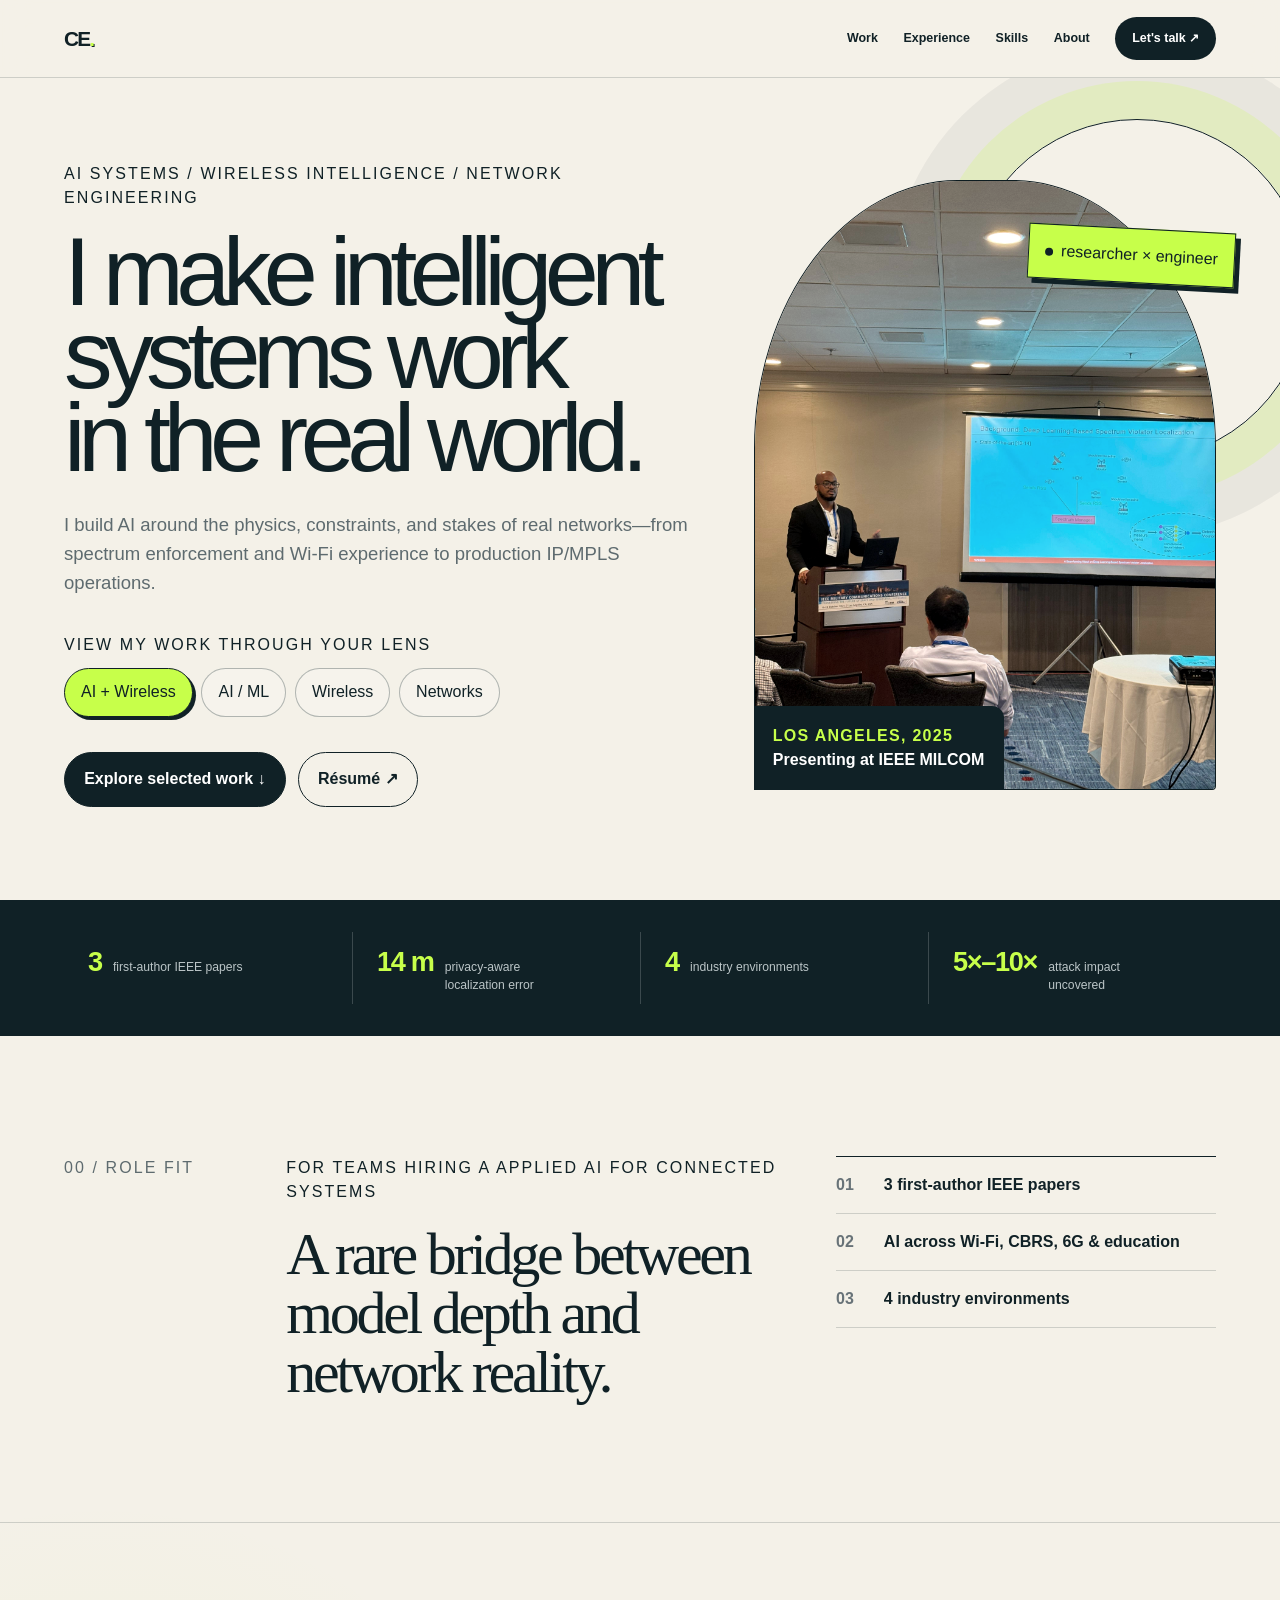
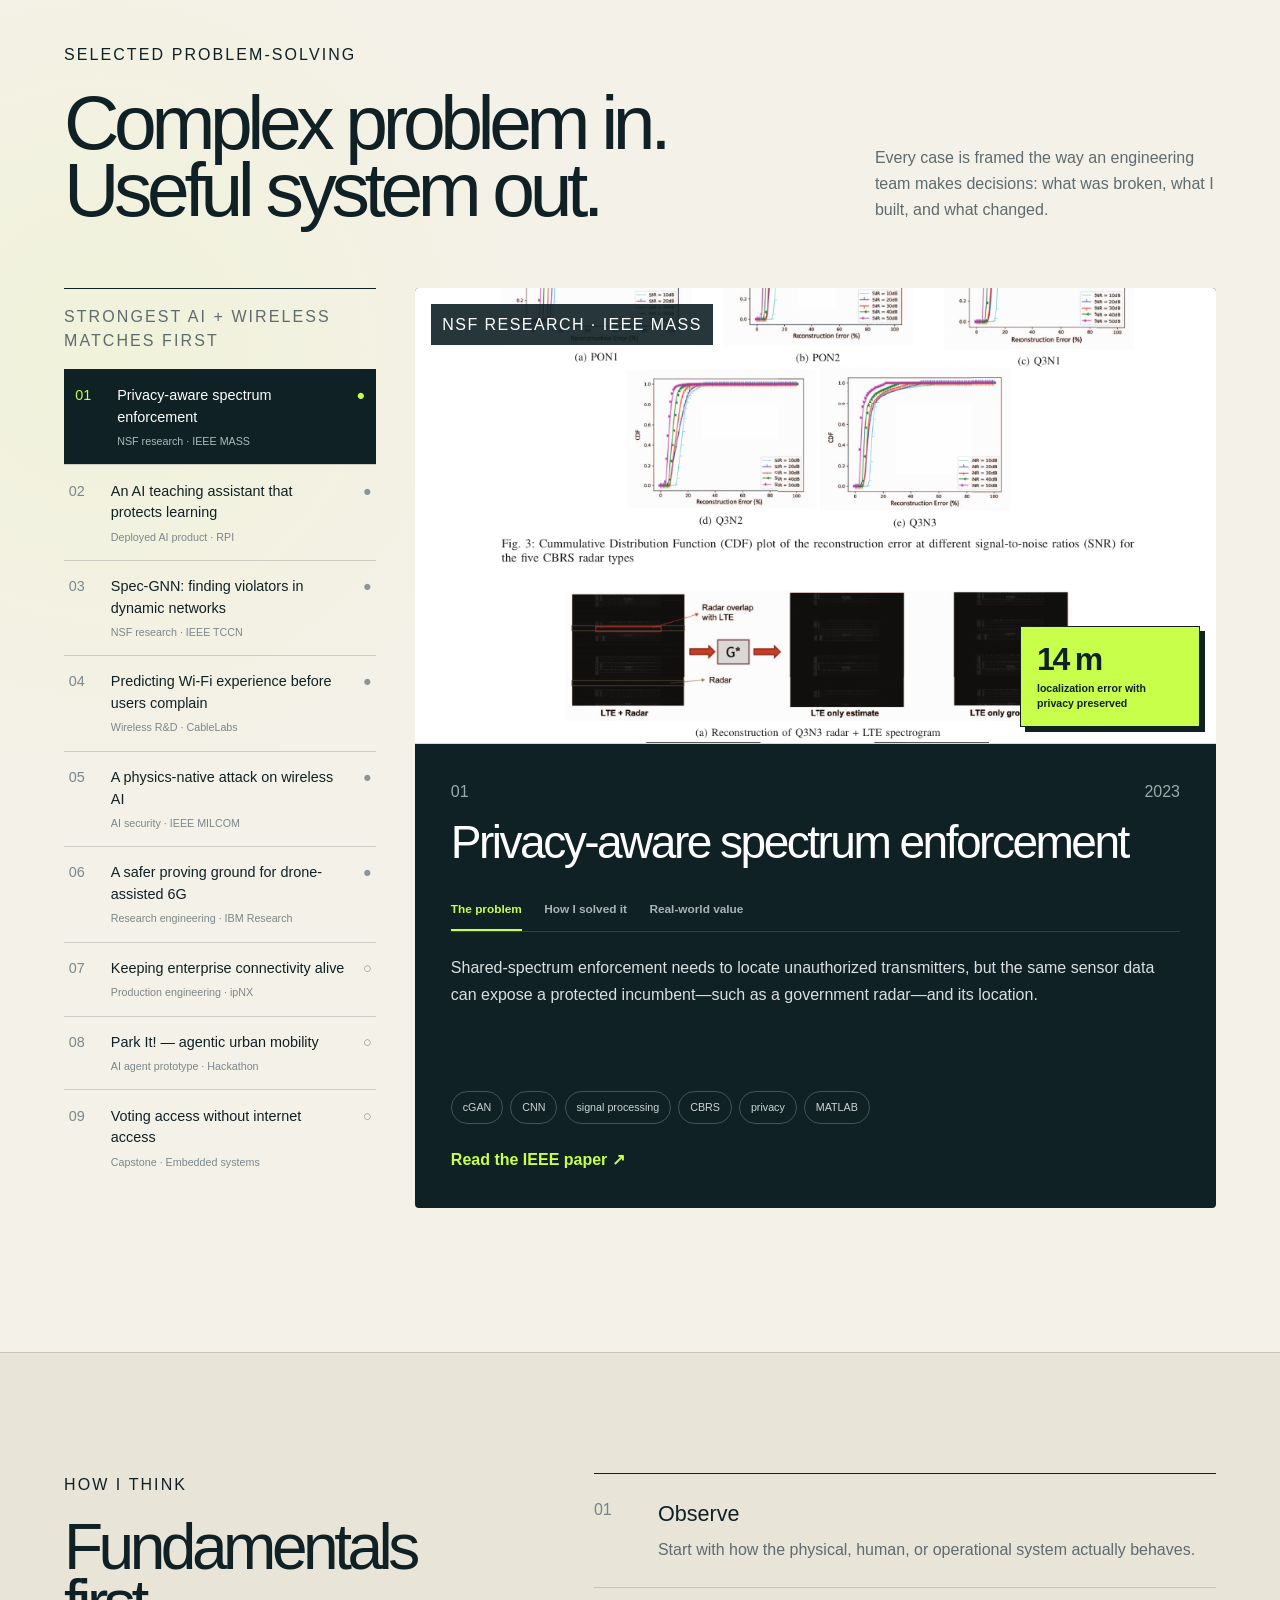
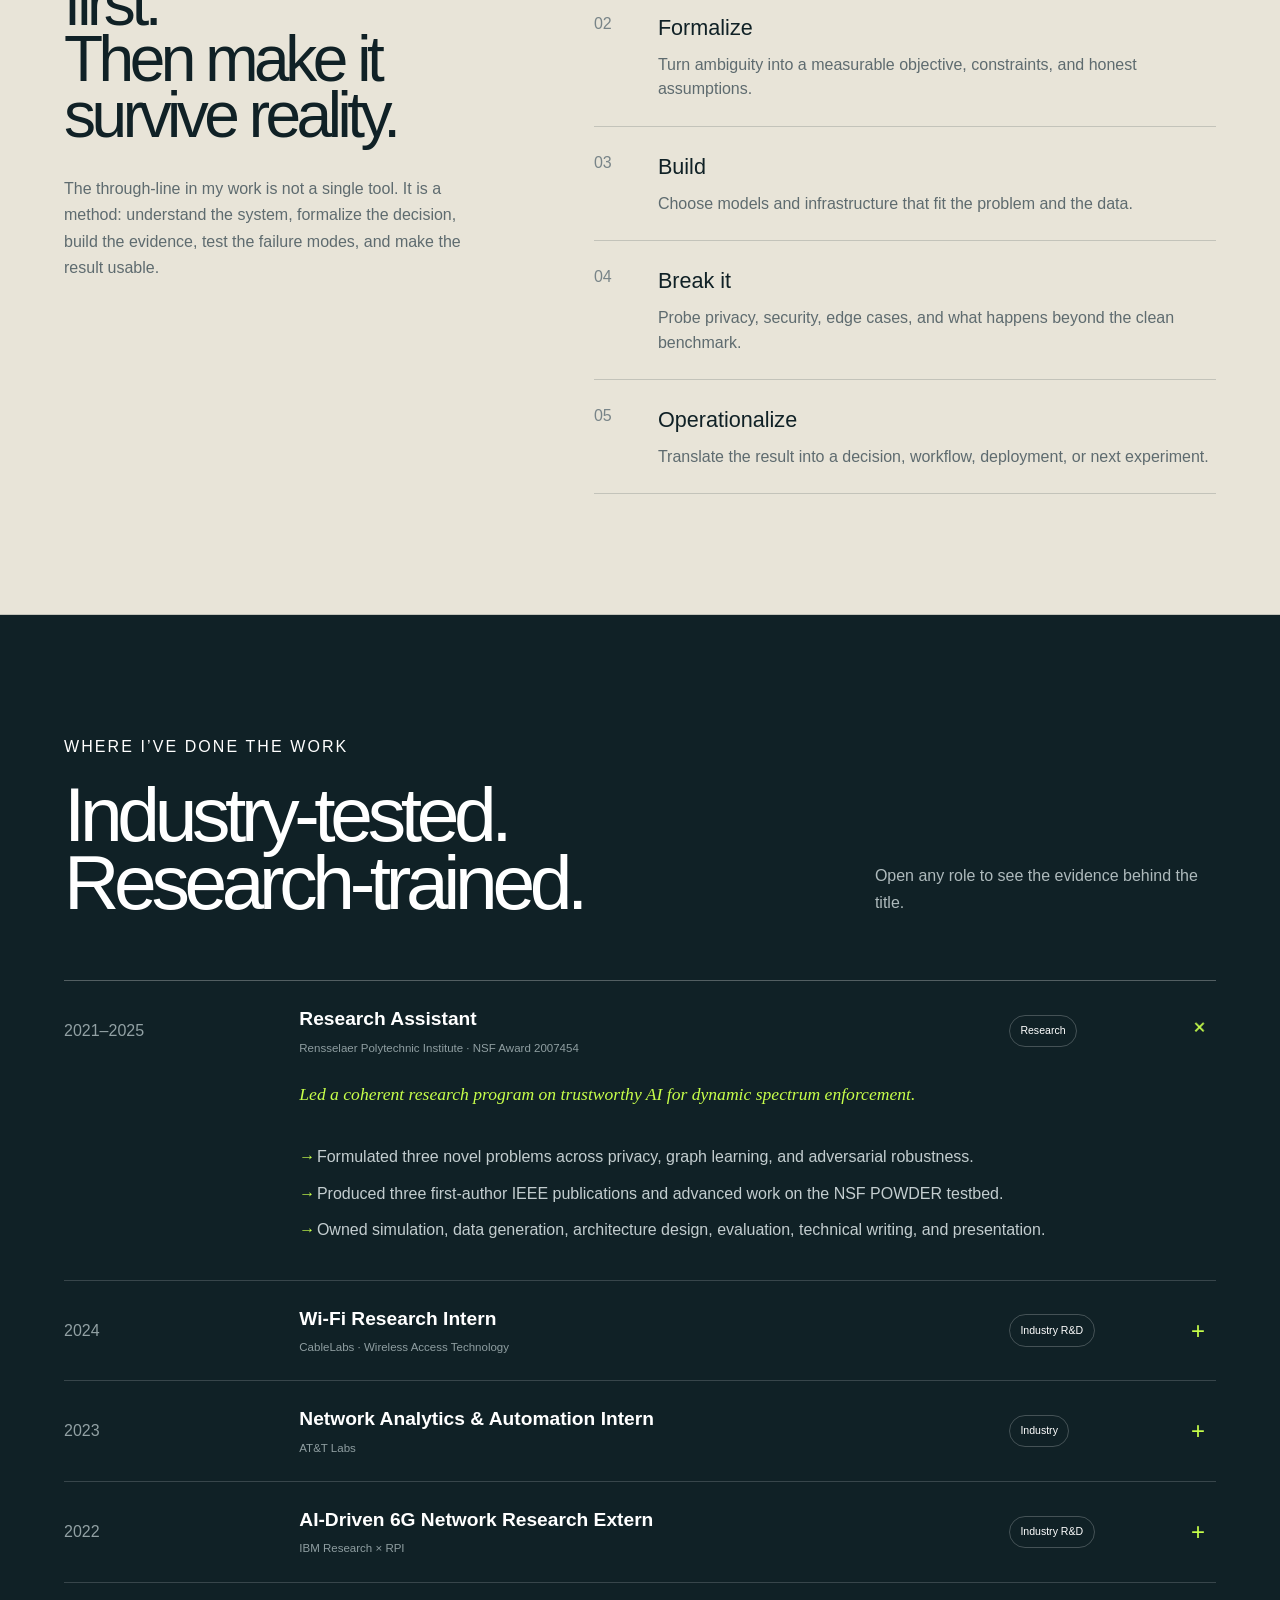
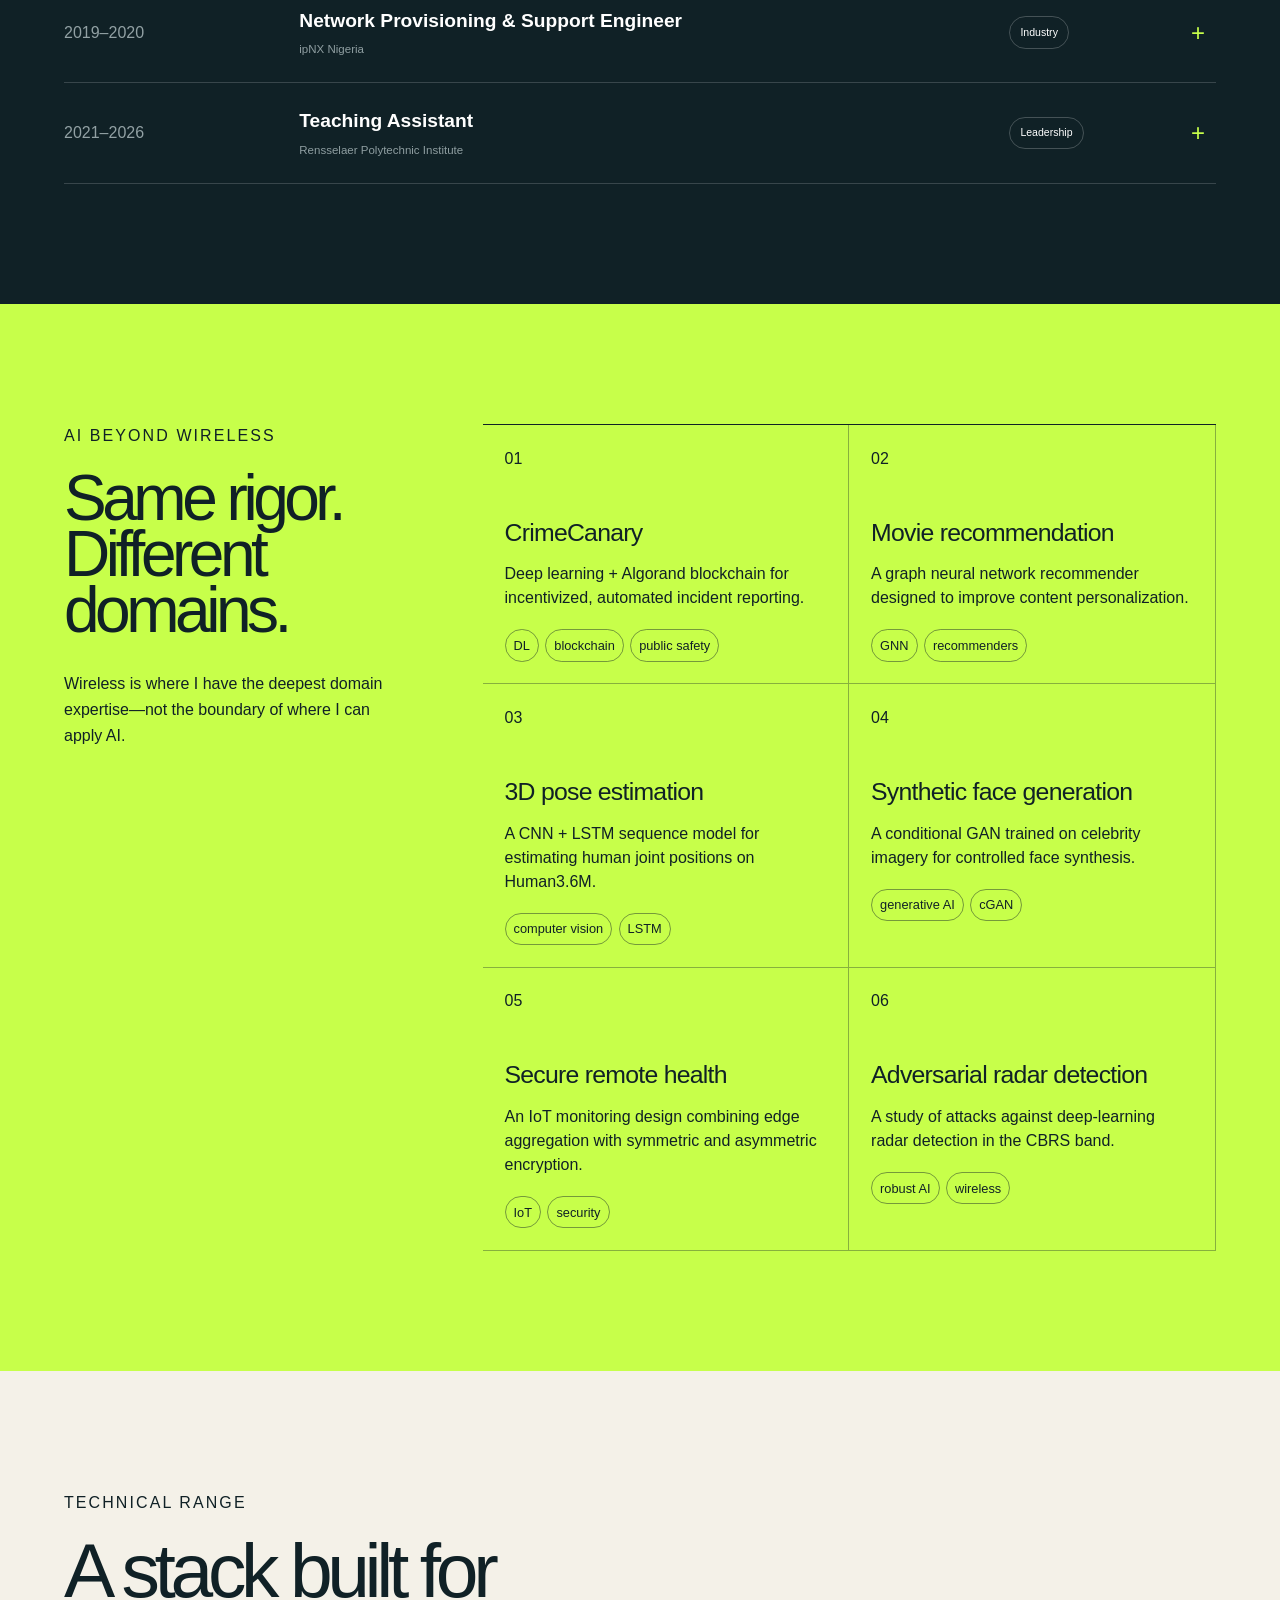
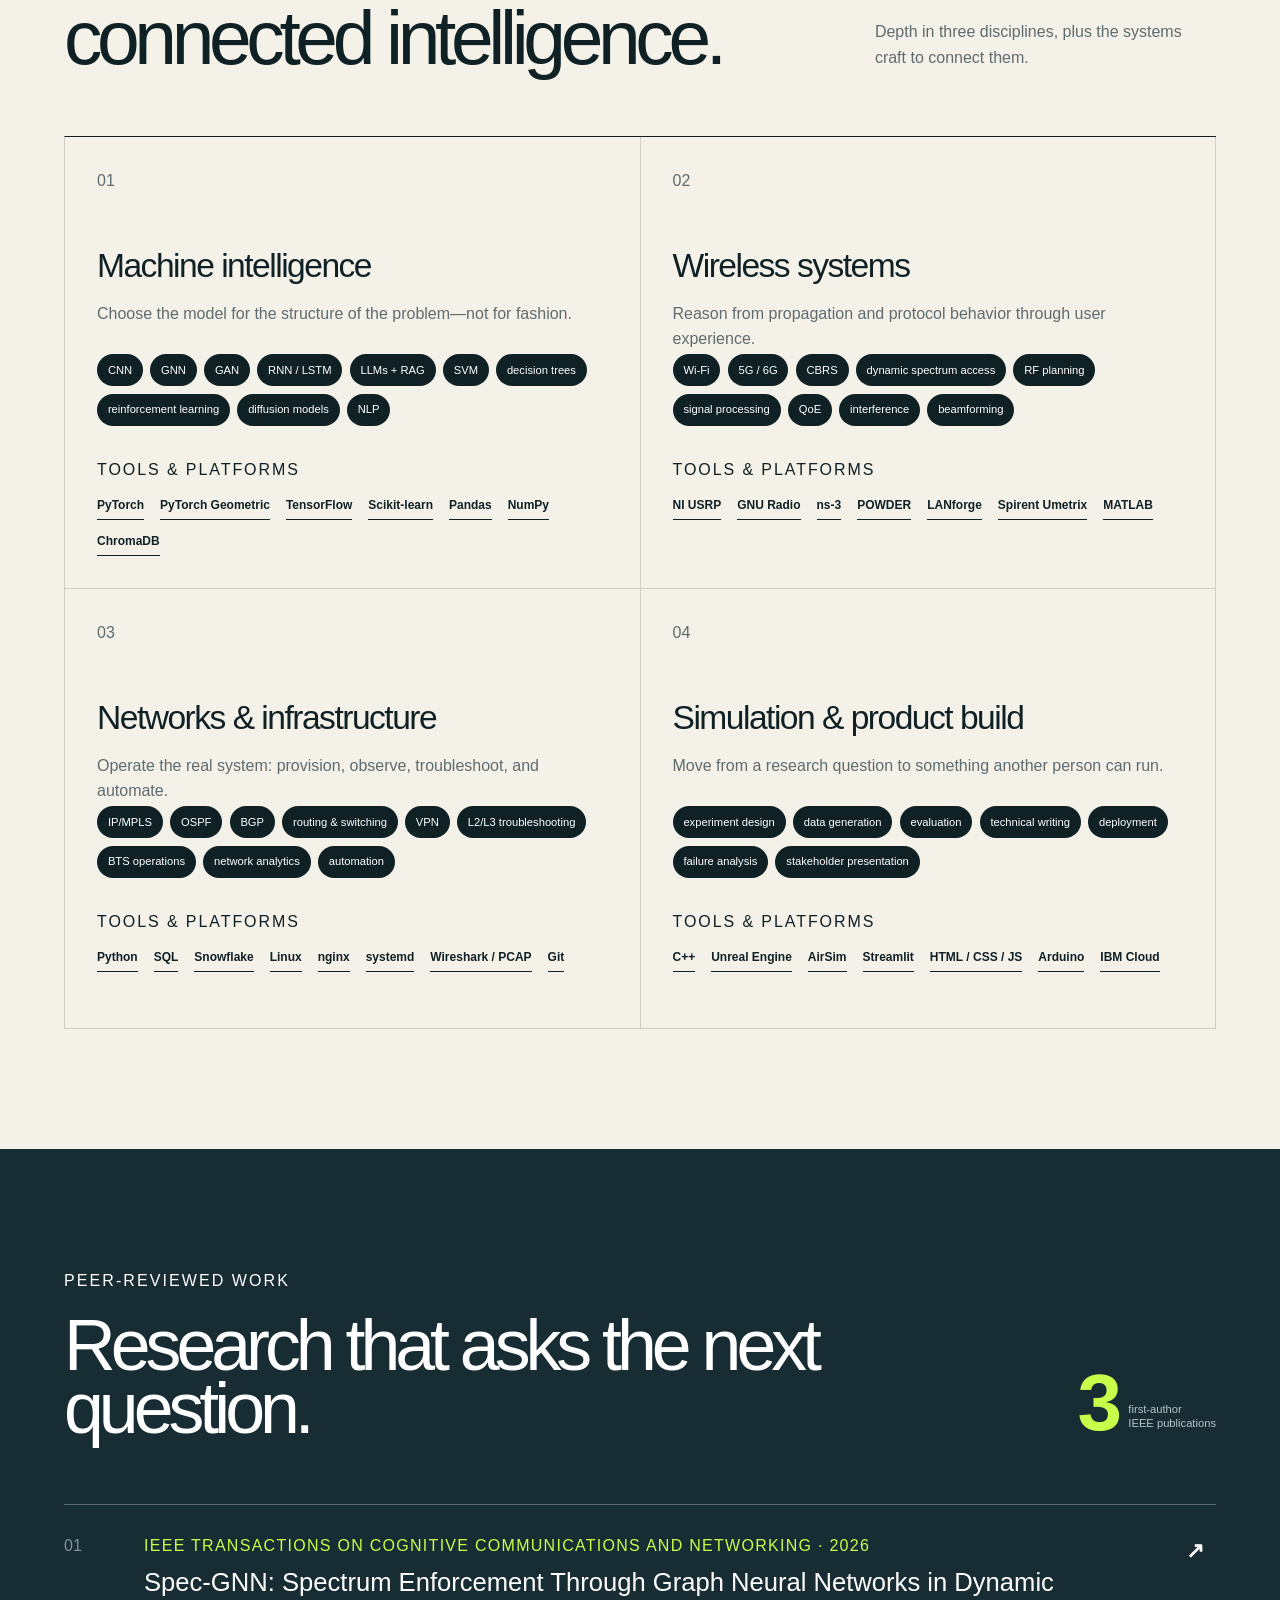
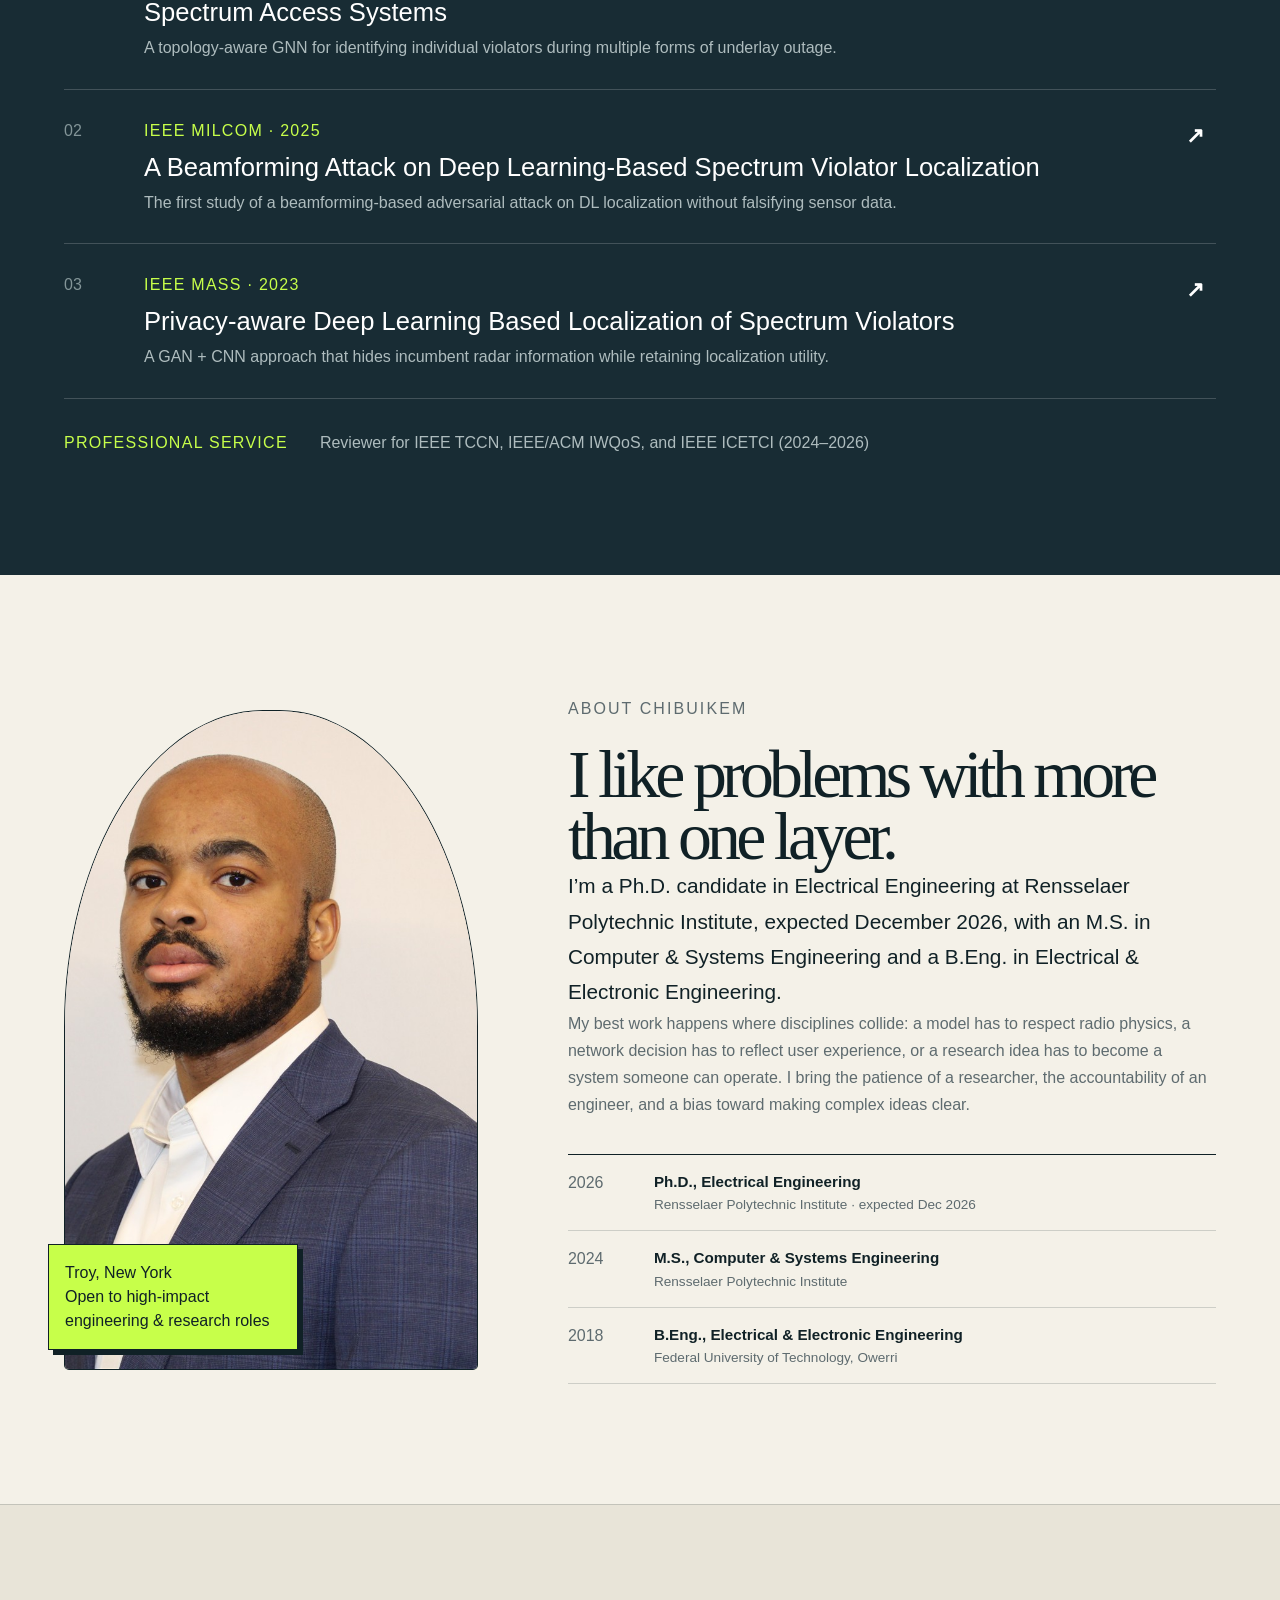
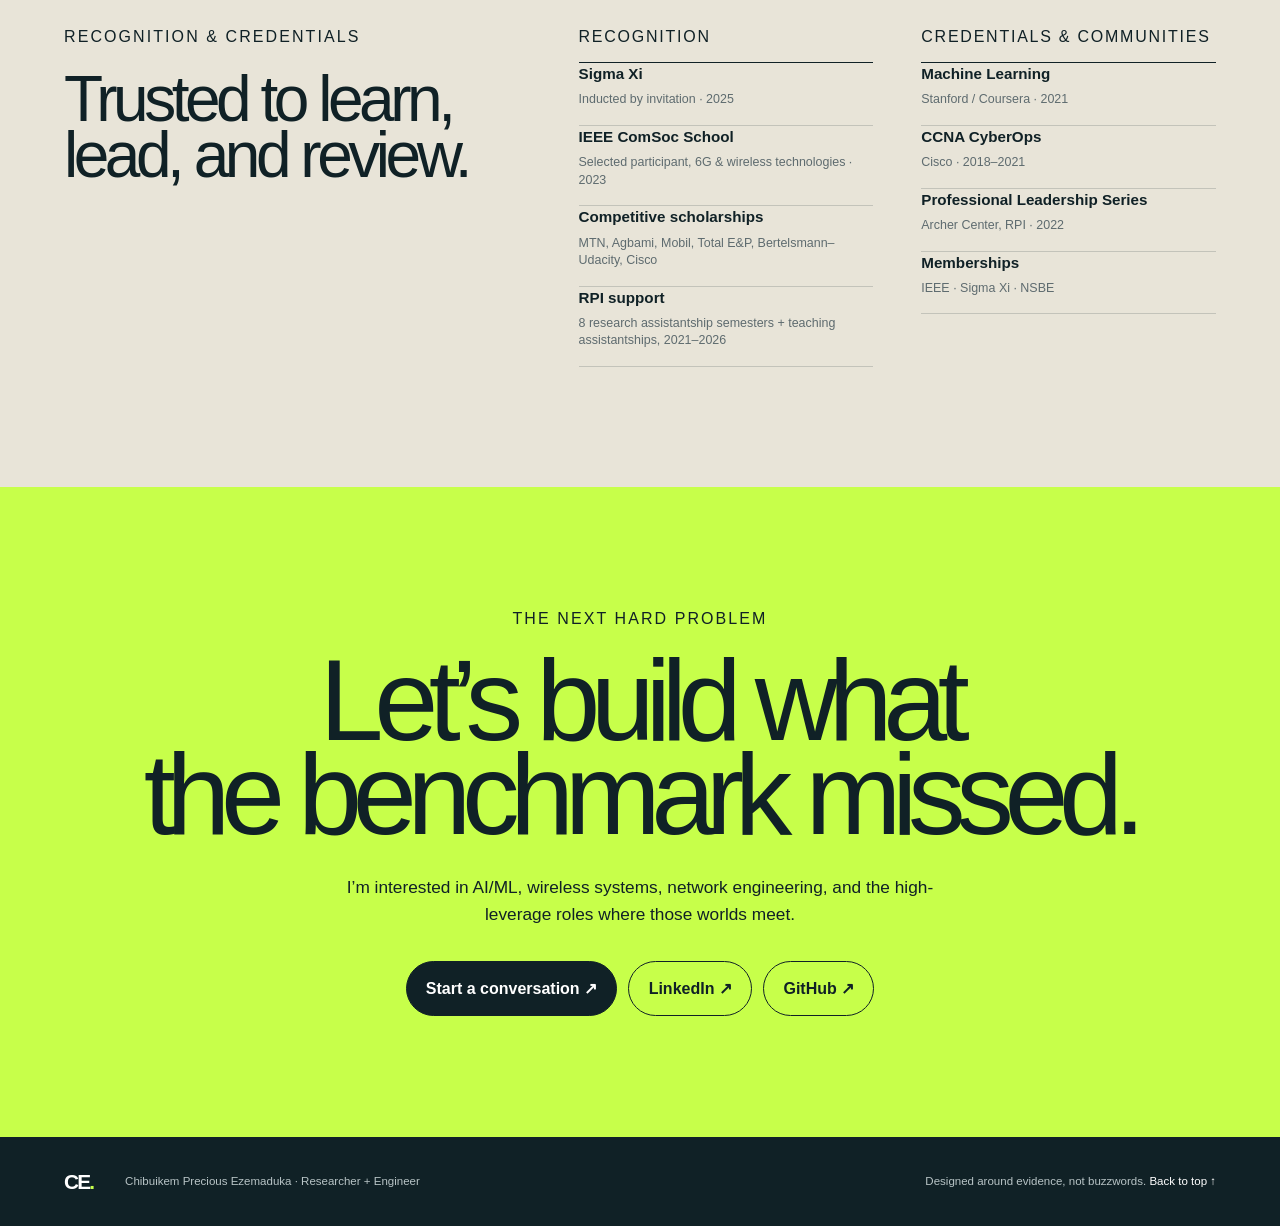
<file: index.html>
<!doctype html>
<html lang="en">
<head>
  <meta charset="utf-8">
  <meta name="viewport" content="width=device-width, initial-scale=1">
  <title>Chibuikem Ezemaduka | AI, Wireless &amp; Network Engineer</title>
  <meta name="description" content="Researcher and engineer building practical AI systems for wireless, networking, and complex real-world problems.">
  <meta name="author" content="Chibuikem Precious Ezemaduka">
  <meta property="og:title" content="Chibuikem Ezemaduka | AI, Wireless &amp; Network Engineer">
  <meta property="og:description" content="Researcher and engineer building practical AI systems for wireless, networking, and complex real-world problems.">
  <meta property="og:type" content="website">
  <meta property="og:url" content="https://chibuikemezemaduka.github.io/">
  <meta property="og:image" content="https://chibuikemezemaduka.github.io/og.png">
  <meta name="twitter:card" content="summary_large_image">
  <meta name="twitter:image" content="https://chibuikemezemaduka.github.io/og.png">
  <link rel="icon" href="./favicon.png">
  <link rel="stylesheet" href="./index.C3MGP180.css">
</head>
<body>
<main style="--accent:#c7ff4a"><nav class="nav" aria-label="Primary navigation"><a class="monogram" href="#top" aria-label="Chibuikem Ezemaduka home">CE<span>.</span></a><div class="nav-links"><a href="#work">Work</a><a href="#experience">Experience</a><a href="#skills">Skills</a><a href="#about">About</a><a class="nav-cta" href="mailto:ezemadukachibuikem@gmail.com">Let&#x27;s talk ↗</a></div></nav><section class="hero" id="top"><div class="hero-copy"><p class="kicker">AI systems / wireless intelligence / network engineering</p><h1 aria-live="polite">I make intelligent systems work in the real world.</h1><p class="intro">I build AI around the physics, constraints, and stakes of real networks—from spectrum enforcement and Wi-Fi experience to production IP/MPLS operations.</p><div class="lens-wrap" aria-label="Choose a recruiter view"><span class="lens-label">View my work through your lens</span><div class="lens-switcher" role="group"><button class="active" aria-pressed="true">AI + Wireless</button><button class="" aria-pressed="false">AI / ML</button><button class="" aria-pressed="false">Wireless</button><button class="" aria-pressed="false">Networks</button></div></div><div class="hero-actions"><a class="button primary" href="#work">Explore selected work ↓</a><a class="button secondary" href="Chibuikem-Ezemaduka-CV.pdf" target="_blank" rel="noreferrer">Résumé ↗</a></div></div><figure class="hero-visual"><img src="milcom-stage.jpeg" alt="Chibuikem presenting wireless AI security research at IEEE MILCOM 2025"/><figcaption><span>Los Angeles, 2025</span>Presenting at IEEE MILCOM</figcaption><div class="signal-card" aria-hidden="true"><span class="signal-dot"></span>researcher × engineer</div></figure></section><section class="proof-strip" aria-label="Career highlights"><div><strong>3</strong><span>first-author IEEE papers</span></div><div><strong>14 m</strong><span>privacy-aware localization error</span></div><div><strong>4</strong><span>industry environments</span></div><div><strong>5×–10×</strong><span>attack impact uncovered</span></div></section><section class="role-brief section-pad" aria-labelledby="role-brief-title"><div class="section-index">00 / ROLE FIT</div><div class="role-brief-main"><p class="eyebrow">For teams hiring a <!-- -->Applied AI for connected systems</p><h2 id="role-brief-title">A rare bridge between model depth and network reality.</h2></div><div class="role-evidence"><div><span>0<!-- -->1</span>3 first-author IEEE papers</div><div><span>0<!-- -->2</span>AI across Wi-Fi, CBRS, 6G &amp; education</div><div><span>0<!-- -->3</span>4 industry environments</div></div></section><section class="work-section section-pad" id="work" aria-labelledby="work-title"><header class="section-heading"><div><p class="eyebrow">Selected problem-solving</p><h2 id="work-title">Complex problem in.<br/>Useful system out.</h2></div><p>Every case is framed the way an engineering team makes decisions: what was broken, what I built, and what changed.</p></header><div class="case-browser"><div class="case-list" role="list" aria-label="Select a case study"><p class="case-list-label">Strongest <!-- -->AI + Wireless<!-- --> matches first</p><button role="listitem" class="active" aria-pressed="true"><span>01</span><span>Privacy-aware spectrum enforcement<small>NSF research · IEEE MASS</small></span><b>●</b></button><button role="listitem" class="" aria-pressed="false"><span>02</span><span>An AI teaching assistant that protects learning<small>Deployed AI product · RPI</small></span><b>●</b></button><button role="listitem" class="" aria-pressed="false"><span>03</span><span>Spec-GNN: finding violators in dynamic networks<small>NSF research · IEEE TCCN</small></span><b>●</b></button><button role="listitem" class="" aria-pressed="false"><span>04</span><span>Predicting Wi-Fi experience before users complain<small>Wireless R&amp;D · CableLabs</small></span><b>●</b></button><button role="listitem" class="" aria-pressed="false"><span>05</span><span>A physics-native attack on wireless AI<small>AI security · IEEE MILCOM</small></span><b>●</b></button><button role="listitem" class="" aria-pressed="false"><span>06</span><span>A safer proving ground for drone-assisted 6G<small>Research engineering · IBM Research</small></span><b>●</b></button><button role="listitem" class="" aria-pressed="false"><span>07</span><span>Keeping enterprise connectivity alive<small>Production engineering · ipNX</small></span><b>○</b></button><button role="listitem" class="" aria-pressed="false"><span>08</span><span>Park It! — agentic urban mobility<small>AI agent prototype · Hackathon</small></span><b>○</b></button><button role="listitem" class="" aria-pressed="false"><span>09</span><span>Voting access without internet access<small>Capstone · Embedded systems</small></span><b>○</b></button></div><article class="case-stage"><div class="project-media"><img src="privacy-results-7.png" alt="Evaluation plots and spectrogram reconstruction results from the privacy-aware localization paper"/><div class="media-tag">NSF research · IEEE MASS</div><div class="project-metric"><strong>14 m</strong><span>localization error with privacy preserved</span></div></div><div class="case-content"><div class="case-meta"><span>01</span><span>2023</span></div><h3>Privacy-aware spectrum enforcement</h3><div class="stage-tabs" role="tablist" aria-label="Case study detail"><button role="tab" aria-selected="true" class="active">The problem</button><button role="tab" aria-selected="false" class="">How I solved it</button><button role="tab" aria-selected="false" class="">Real-world value</button></div><p class="stage-copy" role="tabpanel">Shared-spectrum enforcement needs to locate unauthorized transmitters, but the same sensor data can expose a protected incumbent—such as a government radar—and its location.</p><div class="skill-row"><span>cGAN</span><span>CNN</span><span>signal processing</span><span>CBRS</span><span>privacy</span><span>MATLAB</span></div><a class="text-link" href="https://doi.org/10.1109/MASS58611.2023.00020" target="_blank" rel="noreferrer">Read the IEEE paper<!-- --> ↗</a></div></article></div></section><section class="thinking-section section-pad" aria-labelledby="thinking-title"><div class="thinking-copy"><p class="eyebrow">How I think</p><h2 id="thinking-title">Fundamentals first.<br/>Then make it survive reality.</h2><p>The through-line in my work is not a single tool. It is a method: understand the system, formalize the decision, build the evidence, test the failure modes, and make the result usable.</p></div><ol class="method-loop"><li><span>01</span><div><h3>Observe</h3><p>Start with how the physical, human, or operational system actually behaves.</p></div></li><li><span>02</span><div><h3>Formalize</h3><p>Turn ambiguity into a measurable objective, constraints, and honest assumptions.</p></div></li><li><span>03</span><div><h3>Build</h3><p>Choose models and infrastructure that fit the problem and the data.</p></div></li><li><span>04</span><div><h3>Break it</h3><p>Probe privacy, security, edge cases, and what happens beyond the clean benchmark.</p></div></li><li><span>05</span><div><h3>Operationalize</h3><p>Translate the result into a decision, workflow, deployment, or next experiment.</p></div></li></ol></section><section class="experience-section section-pad" id="experience" aria-labelledby="experience-title"><header class="section-heading light"><div><p class="eyebrow">Where I’ve done the work</p><h2 id="experience-title">Industry-tested.<br/>Research-trained.</h2></div><p>Open any role to see the evidence behind the title.</p></header><div class="timeline"><details open=""><summary><span class="timeline-period">2021–2025</span><span class="timeline-role">Research Assistant<small>Rensselaer Polytechnic Institute · NSF Award 2007454</small></span><span class="timeline-kind">Research</span><span class="timeline-plus" aria-hidden="true">+</span></summary><div class="timeline-detail"><p>Led a coherent research program on trustworthy AI for dynamic spectrum enforcement.</p><ul><li>Formulated three novel problems across privacy, graph learning, and adversarial robustness.</li><li>Produced three first-author IEEE publications and advanced work on the NSF POWDER testbed.</li><li>Owned simulation, data generation, architecture design, evaluation, technical writing, and presentation.</li></ul></div></details><details><summary><span class="timeline-period">2024</span><span class="timeline-role">Wi-Fi Research Intern<small>CableLabs · Wireless Access Technology</small></span><span class="timeline-kind">Industry R&amp;D</span><span class="timeline-plus" aria-hidden="true">+</span></summary><div class="timeline-detail"><p>Connected Wi-Fi access-point telemetry to the experience of a cloud-gaming user.</p><ul><li>Designed and ran controlled RF tests with LANforge and Spirent Umetrix.</li><li>Built an interpretable ML pipeline around operator-visible KPIs.</li><li>Authored a technical white paper and collaborated with vendors and wireless architects.</li></ul></div></details><details><summary><span class="timeline-period">2023</span><span class="timeline-role">Network Analytics &amp; Automation Intern<small>AT&amp;T Labs</small></span><span class="timeline-kind">Industry</span><span class="timeline-plus" aria-hidden="true">+</span></summary><div class="timeline-detail"><p>Analyzed fixed-wireless and mobile-network data to support nationwide planning.</p><ul><li>Cleaned and interrogated large network datasets with Pandas, SQL, Snowflake, and Excel.</li><li>Studied how fixed-wireless utilization could affect a shared mobile network.</li><li>Presented decision-ready findings to senior management and explored ML-based speed prediction.</li></ul></div></details><details><summary><span class="timeline-period">2022</span><span class="timeline-role">AI-Driven 6G Network Research Extern<small>IBM Research × RPI</small></span><span class="timeline-kind">Industry R&amp;D</span><span class="timeline-plus" aria-hidden="true">+</span></summary><div class="timeline-detail"><p>Built a realistic simulation foundation for AI-controlled aerial networks.</p><ul><li>Integrated Unreal Engine, AirSim, and a Python network model on IBM Cloud.</li><li>Implemented dynamic user movement, RSS monitoring, and K-means UAV placement.</li><li>Turned tool limitations and infrastructure failures into a working research platform.</li></ul></div></details><details><summary><span class="timeline-period">2019–2020</span><span class="timeline-role">Network Provisioning &amp; Support Engineer<small>ipNX Nigeria</small></span><span class="timeline-kind">Industry</span><span class="timeline-plus" aria-hidden="true">+</span></summary><div class="timeline-detail"><p>Provisioned, commissioned, and supported customer-facing carrier services.</p><ul><li>Designed and maintained internet and VPN access networks.</li><li>Configured IP/MPLS services and worked with OSPF, BGP, radio links, and BTS infrastructure.</li><li>Resolved emergency faults across NOC and field workflows; promoted from intern based on performance.</li></ul></div></details><details><summary><span class="timeline-period">2021–2026</span><span class="timeline-role">Teaching Assistant<small>Rensselaer Polytechnic Institute</small></span><span class="timeline-kind">Leadership</span><span class="timeline-plus" aria-hidden="true">+</span></summary><div class="timeline-detail"><p>Taught across the stack—from electromagnetic fields to communication and computer networks.</p><ul><li>Internetworking of Things; Computer Communication Networks; Communication Systems.</li><li>Computer Architecture, Networks &amp; Operating Systems; Fields &amp; Waves; Signals &amp; Systems; Embedded Control.</li><li>Designed explanations, assessments, labs, and an AI support system for engineering students.</li></ul></div></details></div></section><section class="range-section section-pad" aria-labelledby="range-title"><div class="range-intro"><p class="eyebrow">AI beyond wireless</p><h2 id="range-title">Same rigor.<br/>Different domains.</h2><p>Wireless is where I have the deepest domain expertise—not the boundary of where I can apply AI.</p></div><div class="range-grid"><article><span>0<!-- -->1</span><h3>CrimeCanary</h3><p>Deep learning + Algorand blockchain for incentivized, automated incident reporting.</p><div><small>DL</small><small>blockchain</small><small>public safety</small></div></article><article><span>0<!-- -->2</span><h3>Movie recommendation</h3><p>A graph neural network recommender designed to improve content personalization.</p><div><small>GNN</small><small>recommenders</small></div></article><article><span>0<!-- -->3</span><h3>3D pose estimation</h3><p>A CNN + LSTM sequence model for estimating human joint positions on Human3.6M.</p><div><small>computer vision</small><small>LSTM</small></div></article><article><span>0<!-- -->4</span><h3>Synthetic face generation</h3><p>A conditional GAN trained on celebrity imagery for controlled face synthesis.</p><div><small>generative AI</small><small>cGAN</small></div></article><article><span>0<!-- -->5</span><h3>Secure remote health</h3><p>An IoT monitoring design combining edge aggregation with symmetric and asymmetric encryption.</p><div><small>IoT</small><small>security</small></div></article><article><span>0<!-- -->6</span><h3>Adversarial radar detection</h3><p>A study of attacks against deep-learning radar detection in the CBRS band.</p><div><small>robust AI</small><small>wireless</small></div></article></div></section><section class="skills-section section-pad" id="skills" aria-labelledby="skills-title"><header class="section-heading"><div><p class="eyebrow">Technical range</p><h2 id="skills-title">A stack built for<br/>connected intelligence.</h2></div><p>Depth in three disciplines, plus the systems craft to connect them.</p></header><div class="skills-grid"><article><div class="skill-number">0<!-- -->1</div><h3>Machine intelligence</h3><p>Choose the model for the structure of the problem—not for fashion.</p><div class="skills-list"><span>CNN</span><span>GNN</span><span>GAN</span><span>RNN / LSTM</span><span>LLMs + RAG</span><span>SVM</span><span>decision trees</span><span>reinforcement learning</span><span>diffusion models</span><span>NLP</span></div><h4>Tools &amp; platforms</h4><div class="tools-list"><span>PyTorch</span><span>PyTorch Geometric</span><span>TensorFlow</span><span>Scikit-learn</span><span>Pandas</span><span>NumPy</span><span>ChromaDB</span></div></article><article><div class="skill-number">0<!-- -->2</div><h3>Wireless systems</h3><p>Reason from propagation and protocol behavior through user experience.</p><div class="skills-list"><span>Wi-Fi</span><span>5G / 6G</span><span>CBRS</span><span>dynamic spectrum access</span><span>RF planning</span><span>signal processing</span><span>QoE</span><span>interference</span><span>beamforming</span></div><h4>Tools &amp; platforms</h4><div class="tools-list"><span>NI USRP</span><span>GNU Radio</span><span>ns-3</span><span>POWDER</span><span>LANforge</span><span>Spirent Umetrix</span><span>MATLAB</span></div></article><article><div class="skill-number">0<!-- -->3</div><h3>Networks &amp; infrastructure</h3><p>Operate the real system: provision, observe, troubleshoot, and automate.</p><div class="skills-list"><span>IP/MPLS</span><span>OSPF</span><span>BGP</span><span>routing &amp; switching</span><span>VPN</span><span>L2/L3 troubleshooting</span><span>BTS operations</span><span>network analytics</span><span>automation</span></div><h4>Tools &amp; platforms</h4><div class="tools-list"><span>Python</span><span>SQL</span><span>Snowflake</span><span>Linux</span><span>nginx</span><span>systemd</span><span>Wireshark / PCAP</span><span>Git</span></div></article><article><div class="skill-number">0<!-- -->4</div><h3>Simulation &amp; product build</h3><p>Move from a research question to something another person can run.</p><div class="skills-list"><span>experiment design</span><span>data generation</span><span>evaluation</span><span>technical writing</span><span>deployment</span><span>failure analysis</span><span>stakeholder presentation</span></div><h4>Tools &amp; platforms</h4><div class="tools-list"><span>C++</span><span>Unreal Engine</span><span>AirSim</span><span>Streamlit</span><span>HTML / CSS / JS</span><span>Arduino</span><span>IBM Cloud</span></div></article></div></section><section class="publications-section section-pad" id="publications" aria-labelledby="publications-title"><header class="publications-head"><div><p class="eyebrow">Peer-reviewed work</p><h2 id="publications-title">Research that asks the next question.</h2></div><div class="publication-stat"><strong>3</strong><span>first-author<br/>IEEE publications</span></div></header><div class="publication-list"><a href="https://doi.org/10.1109/TCCN.2025.3587801" target="_blank" rel="noreferrer"><span>0<!-- -->1</span><div><small>IEEE Transactions on Cognitive Communications and Networking · 2026</small><h3>Spec-GNN: Spectrum Enforcement Through Graph Neural Networks in Dynamic Spectrum Access Systems</h3><p>A topology-aware GNN for identifying individual violators during multiple forms of underlay outage.</p></div><b>↗</b></a><a href="https://doi.org/10.1109/MILCOM64451.2025.11309353" target="_blank" rel="noreferrer"><span>0<!-- -->2</span><div><small>IEEE MILCOM · 2025</small><h3>A Beamforming Attack on Deep Learning-Based Spectrum Violator Localization</h3><p>The first study of a beamforming-based adversarial attack on DL localization without falsifying sensor data.</p></div><b>↗</b></a><a href="https://doi.org/10.1109/MASS58611.2023.00020" target="_blank" rel="noreferrer"><span>0<!-- -->3</span><div><small>IEEE MASS · 2023</small><h3>Privacy-aware Deep Learning Based Localization of Spectrum Violators</h3><p>A GAN + CNN approach that hides incumbent radar information while retaining localization utility.</p></div><b>↗</b></a></div><div class="service-note"><span>Professional service</span>Reviewer for IEEE TCCN, IEEE/ACM IWQoS, and IEEE ICETCI (2024–2026)</div></section><section class="about-section section-pad" id="about" aria-labelledby="about-title"><div class="about-photo"><img src="img_9158.jpg" alt="Professional portrait of Chibuikem Ezemaduka"/><div class="photo-note">Troy, New York<br/>Open to high-impact engineering &amp; research roles</div></div><div class="about-copy"><p class="eyebrow">About Chibuikem</p><h2 id="about-title">I like problems with more than one layer.</h2><p class="about-lead">I’m a Ph.D. candidate in Electrical Engineering at Rensselaer Polytechnic Institute, expected December 2026, with an M.S. in Computer &amp; Systems Engineering and a B.Eng. in Electrical &amp; Electronic Engineering.</p><p>My best work happens where disciplines collide: a model has to respect radio physics, a network decision has to reflect user experience, or a research idea has to become a system someone can operate. I bring the patience of a researcher, the accountability of an engineer, and a bias toward making complex ideas clear.</p><div class="education-list"><div><span>2026</span><p><strong>Ph.D., Electrical Engineering</strong>Rensselaer Polytechnic Institute · expected Dec 2026</p></div><div><span>2024</span><p><strong>M.S., Computer &amp; Systems Engineering</strong>Rensselaer Polytechnic Institute</p></div><div><span>2018</span><p><strong>B.Eng., Electrical &amp; Electronic Engineering</strong>Federal University of Technology, Owerri</p></div></div></div></section><section class="recognition-section section-pad" aria-labelledby="recognition-title"><div><p class="eyebrow">Recognition &amp; credentials</p><h2 id="recognition-title">Trusted to learn,<br/>lead, and review.</h2></div><div class="recognition-columns"><div><h3>Recognition</h3><p><strong>Sigma Xi</strong><span>Inducted by invitation · 2025</span></p><p><strong>IEEE ComSoc School</strong><span>Selected participant, 6G &amp; wireless technologies · 2023</span></p><p><strong>Competitive scholarships</strong><span>MTN, Agbami, Mobil, Total E&amp;P, Bertelsmann–Udacity, Cisco</span></p><p><strong>RPI support</strong><span>8 research assistantship semesters + teaching assistantships, 2021–2026</span></p></div><div><h3>Credentials &amp; communities</h3><p><strong>Machine Learning</strong><span>Stanford / Coursera · 2021</span></p><p><strong>CCNA CyberOps</strong><span>Cisco · 2018–2021</span></p><p><strong>Professional Leadership Series</strong><span>Archer Center, RPI · 2022</span></p><p><strong>Memberships</strong><span>IEEE · Sigma Xi · NSBE</span></p></div></div></section><section class="contact-section section-pad" id="contact" aria-labelledby="contact-title"><p class="eyebrow">The next hard problem</p><h2 id="contact-title">Let’s build what<br/>the benchmark missed.</h2><p>I’m interested in AI/ML, wireless systems, network engineering, and the high-leverage roles where those worlds meet.</p><div class="contact-actions"><a class="button contact-primary" href="mailto:ezemadukachibuikem@gmail.com">Start a conversation ↗</a><a class="button contact-secondary" href="https://www.linkedin.com/in/chibuikem-ezemaduka-17a226122/" target="_blank" rel="noreferrer">LinkedIn ↗</a><a class="button contact-secondary" href="https://github.com/ChibuikemEzemaduka" target="_blank" rel="noreferrer">GitHub ↗</a></div></section><footer><a class="monogram" href="#top">CE<span>.</span></a><p>Chibuikem Precious Ezemaduka · Researcher + Engineer</p><p>Designed around evidence, not buzzwords. <a href="#top">Back to top ↑</a></p></footer></main>
<script>(function browserPortfolio(data) {
  const lensKeys = ["hybrid", "ai", "wireless", "network"];
  const leadProject = {
    hybrid: "privacy-spectrum",
    ai: "ccn-ai-ta",
    wireless: "wifi-qoe",
    network: "ipnx-network",
  };
  let currentLens = "hybrid";
  let activeProjectId = "privacy-spectrum";
  let currentStage = "problem";

  const escapeHtml = (value = "") =>
    String(value).replace(/[&<>"']/g, (character) => ({
      "&": "&amp;",
      "<": "&lt;",
      ">": "&gt;",
      '"': "&quot;",
      "'": "&#039;",
    })[character]);

  const lensButtons = [...document.querySelectorAll(".lens-switcher button")];
  const caseList = document.querySelector(".case-list");
  const caseStage = document.querySelector(".case-stage");

  function orderedProjects(lens) {
    return [...data.projects].sort(
      (a, b) => Number(b.roles.includes(lens)) - Number(a.roles.includes(lens)),
    );
  }

  function systemVisual(kind) {
    const wifi = kind === "wifi";
    return '<div class="system-visual ' + escapeHtml(kind || "") + '" aria-hidden="true">' +
      '<div class="visual-label">' + (wifi ? "QoE signal lab" : "live service path") + "</div>" +
      '<div class="wave wave-a"></div><div class="wave wave-b"></div>' +
      '<div class="node node-a">AP</div>' +
      '<div class="node node-b">' + (wifi ? "KPI" : "PE") + "</div>" +
      '<div class="node node-c">' + (wifi ? "ML" : "CE") + "</div>" +
      '<div class="node node-d">' + (wifi ? "QoE" : "VPN") + "</div>" +
      '<div class="packet packet-a"></div><div class="packet packet-b"></div></div>';
  }

  function renderCaseList() {
    const label = document.createElement("p");
    label.className = "case-list-label";
    label.textContent = "Strongest " + data.lenses[currentLens].label + " matches first";
    const buttons = orderedProjects(currentLens).map((project) => {
      const button = document.createElement("button");
      button.setAttribute("role", "listitem");
      button.dataset.projectId = project.id;
      button.className = project.id === activeProjectId ? "active" : "";
      button.setAttribute("aria-pressed", String(project.id === activeProjectId));
      button.innerHTML =
        "<span>" + escapeHtml(project.number) + "</span>" +
        "<span>" + escapeHtml(project.title) + "<small>" +
        escapeHtml(project.type) + "</small></span><b>" +
        (project.roles.includes(currentLens) ? "●" : "○") + "</b>";
      button.addEventListener("click", () => {
        activeProjectId = project.id;
        currentStage = "problem";
        renderCaseList();
        renderProject();
      });
      return button;
    });
    caseList.replaceChildren(label, ...buttons);
  }

  function renderProject() {
    const project = data.projects.find((item) => item.id === activeProjectId);
    if (!project) return;
    const media = project.image
      ? '<img src="' + escapeHtml(project.image.split("/").pop()) + '" alt="' +
        escapeHtml(project.imageAlt || "") + '">'
      : systemVisual(project.visual);
    const link = project.link
      ? '<a class="text-link" href="' + escapeHtml(project.link) +
        '" target="_blank" rel="noreferrer">' +
        escapeHtml(project.linkLabel || "View project") + " ↗</a>"
      : "";
    caseStage.innerHTML =
      '<div class="project-media">' + media +
      '<div class="media-tag">' + escapeHtml(project.type) + "</div>" +
      '<div class="project-metric"><strong>' + escapeHtml(project.metric) +
      "</strong><span>" + escapeHtml(project.metricLabel) + "</span></div></div>" +
      '<div class="case-content"><div class="case-meta"><span>' +
      escapeHtml(project.number) + "</span><span>" + escapeHtml(project.year) +
      "</span></div><h3>" + escapeHtml(project.title) + "</h3>" +
      '<div class="stage-tabs" role="tablist" aria-label="Case study detail">' +
      '<button role="tab" data-stage="problem">The problem</button>' +
      '<button role="tab" data-stage="build">How I solved it</button>' +
      '<button role="tab" data-stage="value">Real-world value</button></div>' +
      '<p class="stage-copy" role="tabpanel"></p><div class="skill-row">' +
      project.skills.map((skill) => "<span>" + escapeHtml(skill) + "</span>").join("") +
      "</div>" + link + "</div>";
    updateStage(project);
    caseStage.querySelectorAll("[data-stage]").forEach((button) => {
      button.addEventListener("click", () => {
        currentStage = button.dataset.stage;
        updateStage(project);
      });
    });
  }

  function updateStage(project) {
    caseStage.querySelector(".stage-copy").textContent = project[currentStage];
    caseStage.querySelectorAll("[data-stage]").forEach((button) => {
      const active = button.dataset.stage === currentStage;
      button.classList.toggle("active", active);
      button.setAttribute("aria-selected", String(active));
    });
  }

  function activateLens(lens) {
    currentLens = lens;
    activeProjectId = leadProject[lens];
    currentStage = "problem";
    const active = data.lenses[lens];
    document.querySelector("main").style.setProperty("--accent", active.accent);
    document.querySelector(".hero .kicker").textContent = active.eyebrow;
    document.querySelector(".hero h1").textContent = active.title;
    document.querySelector(".hero .intro").textContent = active.summary;
    document.querySelector(".role-brief-main .eyebrow").textContent =
      "For teams hiring a " + active.target;
    document.querySelector(".role-brief-main h2").textContent = active.lead;
    document.querySelectorAll(".role-evidence div").forEach((item, index) => {
      item.innerHTML = "<span>0" + (index + 1) + "</span>" +
        escapeHtml(active.evidence[index]);
    });
    lensButtons.forEach((button, index) => {
      const selected = lensKeys[index] === lens;
      button.classList.toggle("active", selected);
      button.setAttribute("aria-pressed", String(selected));
    });
    renderCaseList();
    renderProject();
  }

  lensButtons.forEach((button, index) => {
    button.addEventListener("click", () => activateLens(lensKeys[index]));
  });
  renderCaseList();
  renderProject();
})({"lenses":{"hybrid":{"label":"AI + Wireless","eyebrow":"AI systems / wireless intelligence / network engineering","title":"I make intelligent systems work in the real world.","summary":"I build AI around the physics, constraints, and stakes of real networks—from spectrum enforcement and Wi-Fi experience to production IP/MPLS operations.","accent":"#c7ff4a","target":"Applied AI for connected systems","lead":"A rare bridge between model depth and network reality.","evidence":["3 first-author IEEE papers","AI across Wi-Fi, CBRS, 6G & education","4 industry environments"]},"ai":{"label":"AI / ML","eyebrow":"Applied machine learning / trustworthy AI / multimodal systems","title":"I turn hard, noisy problems into useful AI.","summary":"Across CNNs, GNNs, GANs, LLMs, and classical ML, I move from problem formulation and data design to evaluation, deployment, and measurable decisions.","accent":"#8ee8ff","target":"AI/ML engineer or applied scientist","lead":"Model breadth with an engineer’s instinct for failure modes.","evidence":["CNN · GNN · GAN · LLM","RAG system deployed for a live course","Adversarial & privacy-aware ML"]},"wireless":{"label":"Wireless","eyebrow":"Wi-Fi / 5G & 6G / spectrum / RF systems","title":"I understand wireless from signal to system.","summary":"My work spans propagation, interference, spectrum sharing, QoE, SDRs, and next-generation wireless—grounded in experiments as well as theory.","accent":"#ffb86c","target":"Wireless systems or R&D engineer","lead":"Deep radio-domain judgment, from spectrograms to subscriber experience.","evidence":["Wi-Fi · CBRS · 5G/6G","POWDER · LANforge · USRP","Signal processing through QoE"]},"network":{"label":"Networks","eyebrow":"IP/MPLS / OSPF / BGP / analytics & automation","title":"I engineer networks, not just models.","summary":"I have configured service-provider infrastructure, restored enterprise connectivity, and analyzed nationwide wireless performance data for planning and optimization.","accent":"#d6b8ff","target":"Network engineer or analytics engineer","lead":"Carrier operations experience strengthened by data and automation.","evidence":["IP/MPLS · OSPF · BGP","Enterprise + carrier networks","Field ops + analytics"]}},"projects":[{"id":"privacy-spectrum","number":"01","type":"NSF research · IEEE MASS","title":"Privacy-aware spectrum enforcement","year":"2023","roles":["hybrid","ai","wireless"],"image":"images/privacy-results-7.png","imageAlt":"Evaluation plots and spectrogram reconstruction results from the privacy-aware localization paper","metric":"14 m","metricLabel":"localization error with privacy preserved","problem":"Shared-spectrum enforcement needs to locate unauthorized transmitters, but the same sensor data can expose a protected incumbent—such as a government radar—and its location.","build":"Designed a two-stage system: a conditional GAN removes incumbent information locally at each sensor, then an encoder-decoder CNN estimates violator locations from the privacy-filtered spectrograms.","value":"Reached 14 m localization error and at most 20% reconstruction error at 10 dB SNR. The approach points toward faster, less costly enforcement while protecting sensitive operations and unlocking more efficient spectrum use.","skills":["cGAN","CNN","signal processing","CBRS","privacy","MATLAB"],"link":"https://doi.org/10.1109/MASS58611.2023.00020","linkLabel":"Read the IEEE paper"},{"id":"ccn-ai","number":"02","type":"Deployed AI product · RPI","title":"An AI teaching assistant that protects learning","year":"2026","roles":["ai","network","hybrid"],"image":"images/ccn-ta-05.png","imageAlt":"Architecture of the CCN AI Teaching Assistant and its four-layer homework guardrail","metric":"24/7","metricLabel":"course-grounded support","problem":"Students in Computer Communication Networks needed help outside limited office hours, while instructors needed to prevent an AI tutor from simply leaking active homework answers.","build":"Built and deployed a RAG application with ChromaDB, MiniLM embeddings, multimodal PDF/image/PCAP input, ticket escalation, analytics, and a four-layer homework guardrail ending in an independent output reviewer.","value":"Gives a class of about 31 students on-demand, course-grounded help while preserving academic integrity. It also surfaces common confusion and turns unresolved questions into a manageable staff workflow.","skills":["LLMs","RAG","ChromaDB","Streamlit","Python","nginx","Linux","PCAP parsing"],"link":"https://github.com/ChibuikemEzemaduka/ccn-ta","linkLabel":"View the repository"},{"id":"spec-gnn","number":"03","type":"NSF research · IEEE TCCN","title":"Spec-GNN: finding violators in dynamic networks","year":"2026","roles":["hybrid","ai","wireless"],"image":"images/spec-gnn-paper-06.png","imageAlt":"Spec-GNN algorithm and dynamic spectrum-sharing simulation environment","metric":"≈92%","metricLabel":"classification accuracy across outage types","problem":"In underlay spectrum sharing, an outage may come from unauthorized power, unforeseen noise, or both. Existing enforcement work did not identify which participating user caused the violation.","build":"Represented users and sensors as a dynamic bipartite graph. A GNN learns topology-aware node embeddings and an MLP classifies each secondary user as compliant or violating.","value":"Maintained about 92% accuracy with false-alarm rate below 0.04, even when violators were half of participating users. Better attribution protects compliant operators and helps restore capacity quickly.","skills":["GNN","PyTorch Geometric","graph modeling","dynamic spectrum access","simulation"],"link":"https://doi.org/10.1109/TCCN.2025.3587801","linkLabel":"Read the IEEE journal paper"},{"id":"wifi-qoe","number":"04","type":"Wireless R&D · CableLabs","title":"Predicting Wi-Fi experience before users complain","year":"2024","roles":["wireless","ai","hybrid"],"visual":"wifi","metric":"AP → QoE","metricLabel":"telemetry translated into user experience","problem":"Operators see access-point statistics, while application providers see the customer’s experience. That gap makes proactive support and accurate fault localization difficult.","build":"Designed controlled cloud-gaming experiments across attenuation and congestion conditions with Candela LANforge and Spirent Umetrix, engineered Wi-Fi KPI features, and trained a Random Forest regressor.","value":"Demonstrated a practical path to estimate experience using AP telemetry alone—supporting earlier intervention, more focused troubleshooting, fewer avoidable support costs, and better retention.","skills":["Wi-Fi","QoE","LANforge","Spirent Umetrix","Random Forest","KPI engineering","Python"]},{"id":"beamforming-attack","number":"05","type":"AI security · IEEE MILCOM","title":"A physics-native attack on wireless AI","year":"2025","roles":["ai","wireless","hybrid"],"image":"images/milcom-stage.jpeg","imageAlt":"Chibuikem presenting the beamforming attack research at IEEE MILCOM 2025","metric":"5×–10×","metricLabel":"increase in localization error","problem":"Learning-based localization looked robust to tampered sensor records—but could a transmitter mislead the model using only authentic, over-the-air signals?","build":"Formulated an adversarial optimization that controls antenna-array weights while respecting communication-quality constraints, producing real RSS measurements that confuse the CNN.","value":"Uncovered up to 5× error with modest arrays and 10× with larger arrays; the attack remained effective at full sensor coverage. The work reveals a deployment risk before adversaries exploit it.","skills":["adversarial ML","beamforming","optimization","CNN robustness","wireless security"],"link":"https://doi.org/10.1109/MILCOM64451.2025.11309353","linkLabel":"Read the IEEE paper"},{"id":"ibm-6g","number":"06","type":"Research engineering · IBM Research","title":"A safer proving ground for drone-assisted 6G","year":"2022","roles":["wireless","ai","hybrid"],"image":"images/ibm-6g-platform.png","imageAlt":"IBM Research project summary showing a drone-assisted 6G simulation and RSS results","metric":"18 + 3","metricLabel":"mobile users + aerial base stations simulated","problem":"Testing UAV base-station algorithms on physical drones is expensive, damage-prone, and hard to reproduce; available simulators lacked realistic ground-user networking.","build":"Created a Python networking backend around Unreal Engine and Microsoft AirSim, added Friis propagation and K-means base-station placement, and deployed the environment on IBM Cloud.","value":"Created a lower-cost, repeatable path for testing coverage algorithms before field trials—useful for disaster recovery, crowded events, remote access, and future high-frequency networks.","skills":["Unreal Engine","AirSim","Python","K-means","RSSI modeling","IBM Cloud"]},{"id":"ipnx-network","number":"07","type":"Production engineering · ipNX","title":"Keeping enterprise connectivity alive","year":"2019–20","roles":["network","wireless"],"visual":"network","metric":"L2 → L3","metricLabel":"field, access, and routed network ownership","problem":"Enterprise internet and VPN services depend on precise provisioning and fast recovery across radio access, base-station, switching, and routed infrastructure.","build":"Planned and commissioned dedicated links, configured and optimized IP/MPLS services with OSPF and BGP, troubleshot L2/L3 faults, coordinated BTS access, and completed formal handovers.","value":"Restored customer connectivity, reduced operational downtime, and delivered dependable service activations. Performance in the internship led to promotion into an engineering role.","skills":["IP/MPLS","OSPF","BGP","VPN","routing & switching","BTS","field operations"]},{"id":"park-it","number":"08","type":"AI agent prototype · Hackathon","title":"Park It! — agentic urban mobility","year":"2026","roles":["ai"],"image":"images/parkit-01.png","imageAlt":"Park It AI-powered smart parking project cover","metric":"6 tools","metricLabel":"coordinated by a ReAct-style agent","problem":"Drivers circling for parking waste time and fuel, add congestion, and create a poor urban experience.","build":"Built a zero-dependency JavaScript agent with intent parsing, tool selection, execution, reasoning, and response stages. It combines traffic alerts, camera analysis, regional summaries, and parking search.","value":"Shows how lightweight agentic AI can translate fragmented city data into real-time decisions, with a path toward lower emissions, less congestion, and integrations for fleets and smart cities.","skills":["AI agents","tool calling","vision workflow","JavaScript","traffic data","product design"],"link":"https://parkithvhackathon.netlify.app","linkLabel":"Open the prototype"},{"id":"sms-voting","number":"09","type":"Capstone · Embedded systems","title":"Voting access without internet access","year":"2018","roles":["network","wireless"],"image":"images/sms-voting-28.png","imageAlt":"Block diagram for the SMS voting system with mobile, GSM module, Arduino, and database","metric":"SMS-first","metricLabel":"designed for low-connectivity environments","problem":"Paper elections created queues, cost, counting errors, and low participation, while internet voting excluded students without reliable or affordable data.","build":"Integrated a SIM900 GSM module, Arduino Uno, and local database to authenticate registered phone numbers, block duplicate votes, acknowledge each submission, and display results in real time.","value":"Used the reach and low cost of GSM to make participation more accessible while reducing paper, staffing, transport, and manual-counting overhead.","skills":["Arduino","SIM900 GSM","embedded C","databases","authentication","systems integration"]}]});</script>
</body>
</html>
</file>
<file: index.C3MGP180.css>
/*! tailwindcss v4.2.1 | MIT License | https://tailwindcss.com */
@layer theme{:root,:host{--font-sans:ui-sans-serif, system-ui, sans-serif, "Apple Color Emoji", "Segoe UI Emoji", "Segoe UI Symbol", "Noto Color Emoji";--font-mono:ui-monospace, SFMono-Regular, Menlo, Monaco, Consolas, "Liberation Mono", "Courier New", monospace;--spacing:.25rem;--default-font-family:var(--font-sans);--default-mono-font-family:var(--font-mono)}}@layer base{*,:after,:before{box-sizing:border-box;border:0 solid;margin:0;padding:0}::backdrop{box-sizing:border-box;border:0 solid;margin:0;padding:0}::file-selector-button{box-sizing:border-box;border:0 solid;margin:0;padding:0}html,:host{-webkit-text-size-adjust:100%;tab-size:4;line-height:1.5;font-family:var(--default-font-family,ui-sans-serif, system-ui, sans-serif, "Apple Color Emoji", "Segoe UI Emoji", "Segoe UI Symbol", "Noto Color Emoji");font-feature-settings:var(--default-font-feature-settings,normal);font-variation-settings:var(--default-font-variation-settings,normal);-webkit-tap-highlight-color:transparent}hr{height:0;color:inherit;border-top-width:1px}abbr:where([title]){-webkit-text-decoration:underline dotted;text-decoration:underline dotted}h1,h2,h3,h4,h5,h6{font-size:inherit;font-weight:inherit}a{color:inherit;-webkit-text-decoration:inherit;-webkit-text-decoration:inherit;-webkit-text-decoration:inherit;-webkit-text-decoration:inherit;text-decoration:inherit}b,strong{font-weight:bolder}code,kbd,samp,pre{font-family:var(--default-mono-font-family,ui-monospace, SFMono-Regular, Menlo, Monaco, Consolas, "Liberation Mono", "Courier New", monospace);font-feature-settings:var(--default-mono-font-feature-settings,normal);font-variation-settings:var(--default-mono-font-variation-settings,normal);font-size:1em}small{font-size:80%}sub,sup{vertical-align:baseline;font-size:75%;line-height:0;position:relative}sub{bottom:-.25em}sup{top:-.5em}table{text-indent:0;border-color:inherit;border-collapse:collapse}:-moz-focusring{outline:auto}progress{vertical-align:baseline}summary{display:list-item}ol,ul,menu{list-style:none}img,svg,video,canvas,audio,iframe,embed,object{vertical-align:middle;display:block}img,video{max-width:100%;height:auto}button,input,select,optgroup,textarea{font:inherit;font-feature-settings:inherit;font-variation-settings:inherit;letter-spacing:inherit;color:inherit;opacity:1;background-color:#0000;border-radius:0}::file-selector-button{font:inherit;font-feature-settings:inherit;font-variation-settings:inherit;letter-spacing:inherit;color:inherit;opacity:1;background-color:#0000;border-radius:0}:where(select:is([multiple],[size])) optgroup{font-weight:bolder}:where(select:is([multiple],[size])) optgroup option{padding-inline-start:20px}::file-selector-button{margin-inline-end:4px}::placeholder{opacity:1}@supports (not ((-webkit-appearance:-apple-pay-button))) or (contain-intrinsic-size:1px){::placeholder{color:currentColor}@supports (color:color-mix(in lab, red, red)){::placeholder{color:color-mix(in oklab, currentcolor 50%, transparent)}}}textarea{resize:vertical}::-webkit-search-decoration{-webkit-appearance:none}::-webkit-date-and-time-value{min-height:1lh;text-align:inherit}::-webkit-datetime-edit{display:inline-flex}::-webkit-datetime-edit-fields-wrapper{padding:0}::-webkit-datetime-edit{padding-block:0}::-webkit-datetime-edit-year-field{padding-block:0}::-webkit-datetime-edit-month-field{padding-block:0}::-webkit-datetime-edit-day-field{padding-block:0}::-webkit-datetime-edit-hour-field{padding-block:0}::-webkit-datetime-edit-minute-field{padding-block:0}::-webkit-datetime-edit-second-field{padding-block:0}::-webkit-datetime-edit-millisecond-field{padding-block:0}::-webkit-datetime-edit-meridiem-field{padding-block:0}::-webkit-calendar-picker-indicator{line-height:1}:-moz-ui-invalid{box-shadow:none}button,input:where([type=button],[type=reset],[type=submit]){-webkit-appearance:button;appearance:button}::file-selector-button{-webkit-appearance:button;appearance:button}::-webkit-inner-spin-button{height:auto}::-webkit-outer-spin-button{height:auto}[hidden]:where(:not([hidden=until-found])){display:none!important}}@layer components;@layer utilities{.relative{position:relative}.static{position:static}.start{inset-inline-start:var(--spacing)}.block{display:block}.contents{display:contents}.table{display:table}}:root{--ink:#102126;--ink-2:#183038;--paper:#f4f1e8;--paper-2:#e8e4d8;--muted:#5e6b6f;--line:#1021262b;--accent:#c7ff4a;--white:#fffdf7}*{box-sizing:border-box}html{scroll-behavior:smooth;background:var(--paper)}body{background:radial-gradient(circle at 8% 18%, var(--accent) 0, transparent 28rem), var(--paper);margin:0}@supports (color:color-mix(in lab, red, red)){body{background:radial-gradient(circle at 8% 18%, color-mix(in srgb, var(--accent) 9%, transparent) 0, transparent 28rem), var(--paper)}}body{color:var(--ink);font-family:Arial,Helvetica,sans-serif;overflow-x:hidden}a{color:inherit;text-decoration:none}button{color:inherit;font:inherit}img{max-width:100%;display:block}::selection{background:var(--accent);color:var(--ink)}main{min-height:100vh;transition:--accent .3s}.nav{z-index:50;border-bottom:1px solid var(--line);-webkit-backdrop-filter:blur(14px);backdrop-filter:blur(14px);background:#f4f1e8e0;justify-content:space-between;align-items:center;height:78px;padding:0 5vw;display:flex;position:sticky;top:0}.monogram{letter-spacing:-.09em;font-size:1.3rem;font-weight:900}.monogram span{color:var(--accent);text-shadow:1px 1px 0 var(--ink)}.nav-links{align-items:center;gap:1.6rem;font-size:.78rem;font-weight:800;display:flex}.nav-links>a{transition:all .2s}.nav-links>a:not(.nav-cta):hover{color:#61751f}.nav-cta{background:var(--ink);color:#fff;border-radius:999px;padding:.78rem 1.05rem}.nav-cta:hover{box-shadow:0 4px 0 var(--accent);transform:translateY(-2px)}.section-pad{padding:7.5rem 5vw}.eyebrow,.kicker,.section-index,.lens-label,.case-list-label{text-transform:uppercase;letter-spacing:.13em;font:700 .68rem/1.5 var(--font-geist-mono), Consolas, monospace}.eyebrow,.kicker{margin:0 0 1.35rem}.hero{grid-template-columns:minmax(0,1.15fr) minmax(340px,.85fr);align-items:center;gap:5vw;min-height:calc(100vh - 78px);padding:6vh 5vw 7vh;display:grid;overflow:hidden}.hero-copy{z-index:2;max-width:820px}.kicker{max-width:720px}.hero h1{letter-spacing:-.078em;text-wrap:balance;max-width:930px;margin:0;font-size:clamp(4rem,7.6vw,8.4rem);line-height:.85}.intro{max-width:680px;color:var(--muted);margin:2rem 0;font-size:clamp(1.03rem,1.45vw,1.34rem);line-height:1.55}.lens-wrap{margin-top:2.2rem}.lens-label{margin-bottom:.7rem;display:block}.lens-switcher{flex-wrap:wrap;gap:.55rem;display:flex}.lens-switcher button{cursor:pointer;background:#fff3;border:1px solid #1021264d;border-radius:999px;padding:.7rem 1rem;transition:all .2s}:is(.lens-switcher button:hover,.lens-switcher button:focus-visible){border-color:var(--ink);transform:translateY(-2px)}.lens-switcher button.active{background:var(--accent);border-color:var(--ink);box-shadow:3px 3px 0 var(--ink)}.hero-actions{flex-wrap:wrap;gap:.75rem;margin-top:2.2rem;display:flex}.button{border:1px solid var(--ink);border-radius:999px;justify-content:center;align-items:center;padding:.92rem 1.2rem;font-weight:800;transition:all .2s;display:inline-flex}.button:hover{transform:translateY(-2px)}.button.primary{background:var(--ink);color:#fff}.button.primary:hover{box-shadow:0 5px 0 var(--accent)}.button.secondary{background:0 0}.hero-visual{min-height:610px;margin:0;position:relative}.hero-visual:before{content:"";aspect-ratio:1;border:1px solid var(--ink);width:74%;box-shadow:0 0 0 38px var(--accent), 0 0 0 76px #1021260d;border-radius:50%;position:absolute;top:-10%;right:-20%}@supports (color:color-mix(in lab, red, red)){.hero-visual:before{box-shadow:0 0 0 38px color-mix(in srgb, var(--accent) 20%, transparent), 0 0 0 76px #1021260d}}.hero-visual img{object-fit:cover;object-position:42% center;filter:saturate(.82)contrast(1.05);border:1px solid var(--ink);border-radius:44% 44% 4px 4px;width:100%;height:610px;position:relative}.hero-visual figcaption{background:var(--ink);color:#fff;border-radius:0 12px 0 0;padding:1.1rem 1.2rem;font-weight:700;position:absolute;bottom:0;left:0}.hero-visual figcaption span{color:var(--accent);font:600 .66rem/1.5 var(--font-geist-mono), Consolas, monospace;text-transform:uppercase;letter-spacing:.08em;display:block}.signal-card{background:var(--accent);border:1px solid var(--ink);font:700 .7rem/1 var(--font-geist-mono), Consolas, monospace;box-shadow:5px 5px 0 var(--ink);padding:.9rem 1rem;position:absolute;top:8%;right:-4%;transform:rotate(3deg)}.signal-dot{background:var(--ink);border-radius:50%;width:8px;height:8px;margin-right:.5rem;animation:1.8s infinite pulse;display:inline-block}.proof-strip{background:var(--ink);color:#fff;grid-template-columns:repeat(4,1fr);padding:2rem 5vw;display:grid}.proof-strip div{border-left:1px solid #ffffff2e;align-items:baseline;gap:.7rem;padding:.6rem 1.5rem;display:flex}.proof-strip div:first-child{border:0}.proof-strip strong{color:var(--accent);letter-spacing:-.05em;white-space:nowrap;font-size:1.7rem}.proof-strip span{color:#bbc5c7;max-width:130px;font-size:.76rem}.role-brief{border-bottom:1px solid var(--line);grid-template-columns:.36fr 1.05fr .8fr;align-items:start;gap:4vw;display:grid}.section-index{color:var(--muted)}.role-brief-main h2{letter-spacing:-.055em;text-wrap:balance;margin:0;font:400 clamp(2.35rem,4.7vw,5.5rem)/.98 Georgia,serif}.role-evidence{border-top:1px solid var(--ink)}.role-evidence div{border-bottom:1px solid var(--line);grid-template-columns:35px 1fr;gap:.8rem;padding:1rem 0;font-weight:700;display:grid}.role-evidence span{color:#687378;font:600 .66rem/1.5 var(--font-geist-mono), Consolas, monospace}.section-heading{grid-template-columns:1.35fr .65fr;align-items:end;gap:8vw;margin-bottom:4rem;display:grid}.section-heading h2,.thinking-copy h2,.range-intro h2,.publications-head h2,.about-copy h2,.recognition-section>div:first-child h2{letter-spacing:-.07em;margin:0;font-size:clamp(3.1rem,6vw,7.2rem);line-height:.88}.section-heading>p,.thinking-copy>p:last-child,.range-intro>p:last-child{color:var(--muted);max-width:430px;margin:0;line-height:1.65}.work-section{padding-bottom:9rem}.case-browser{grid-template-columns:minmax(280px,.39fr) minmax(0,1fr);align-items:start;gap:2.4rem;display:grid}.case-list{border-top:1px solid var(--ink);position:sticky;top:100px}.case-list-label{color:var(--muted);margin:0;padding:1rem 0}.case-list button{text-align:left;border:0;border-top:1px solid var(--line);cursor:pointer;background:0 0;grid-template-columns:30px 1fr 14px;align-items:start;gap:.75rem;width:100%;padding:.95rem .3rem;font-size:.9rem;transition:all .2s;display:grid}.case-list button:hover{padding-left:.7rem}.case-list button.active{background:var(--ink);color:#fff;padding-left:.7rem;padding-right:.7rem}.case-list button>span:first-child{font:600 .62rem/1.5 var(--font-geist-mono), Consolas, monospace;color:#7b878a}.case-list button.active>span:first-child,.case-list button.active b{color:var(--accent)}.case-list button small{color:#7c878b;margin-top:.3rem;font-size:.67rem;display:block}.case-list button.active small{color:#adb9bb}.case-list button b{color:#8a9599;text-align:right}.case-stage{background:var(--ink);color:#fff;border-radius:4px;min-height:830px;animation:.35s enter;overflow:hidden}.project-media{background:#cfd6d1;border-bottom:1px solid #ffffff1f;min-height:455px;position:relative;overflow:hidden}.project-media>img{object-fit:cover;object-position:center;filter:saturate(.9);width:100%;height:455px}.project-media img[src*=privacy],.project-media img[src*=spec-gnn],.project-media img[src*=ccn-ta],.project-media img[src*=sms-voting]{object-position:center 30%;background:#fff}.project-media img[src*=milcom]{object-position:center 48%}.project-media img[src*=ibm]{object-position:center}.media-tag{color:#fff;font:700 .62rem/1 var(--font-geist-mono), Consolas, monospace;text-transform:uppercase;letter-spacing:.09em;background:#102126e6;padding:.55rem .72rem;position:absolute;top:1rem;left:1rem}.project-metric{background:var(--accent);width:180px;color:var(--ink);border:1px solid var(--ink);box-shadow:5px 5px 0 var(--ink);padding:1rem;position:absolute;bottom:1rem;right:1rem}.project-metric strong{letter-spacing:-.07em;font-size:2rem;line-height:1;display:block}.project-metric span{margin-top:.38rem;font-size:.66rem;font-weight:700;line-height:1.35;display:block}.case-content{padding:2.25rem}.case-meta{color:#9caaad;font:600 .68rem/1.4 var(--font-geist-mono), Consolas, monospace;justify-content:space-between;display:flex}.case-content h3{letter-spacing:-.055em;max-width:850px;margin:1rem 0 1.6rem;font-size:clamp(2rem,3.6vw,4.4rem);line-height:.98}.stage-tabs{border-bottom:1px solid #ffffff26;flex-wrap:wrap;gap:.4rem;display:flex}.stage-tabs button{color:#a8b3b6;cursor:pointer;background:0 0;border:0;border-bottom:2px solid #0000;margin-right:1rem;padding:.65rem 0;font-size:.74rem;font-weight:800}.stage-tabs button.active{color:var(--accent);border-color:var(--accent)}.stage-copy{color:#d9e0df;max-width:920px;min-height:112px;margin:1.45rem 0;font-size:clamp(1rem,1.25vw,1.18rem);line-height:1.65}.skill-row,.skills-list,.tools-list{flex-wrap:wrap;gap:.45rem;display:flex}.skill-row span{color:#cbd4d5;border:1px solid #ffffff38;border-radius:999px;padding:.48rem .68rem;font-size:.67rem}.text-link{color:var(--accent);margin-top:1.5rem;font-weight:800;display:inline-block}.system-visual{background-color:#102126;background-image:linear-gradient(#ffffff09 1px,#0000 1px),linear-gradient(90deg,#ffffff09 1px,#0000 1px),none;background-position:0 0,0 0,0 0;background-repeat:repeat,repeat,repeat;background-size:36px 36px;background-attachment:scroll,scroll,scroll;background-origin:padding-box,padding-box,padding-box;background-clip:border-box,border-box,border-box;width:100%;height:455px;position:relative;overflow:hidden}.visual-label{color:var(--accent);font:700 .67rem/1 var(--font-geist-mono), Consolas, monospace;text-transform:uppercase;letter-spacing:.12em;position:absolute;top:1.2rem;right:1.2rem}.node{border:1px solid var(--accent);color:#fff;width:64px;height:64px;font:800 .78rem/1 var(--font-geist-mono), Consolas, monospace;background:#172f36;border-radius:50%;place-items:center;display:grid;position:absolute;box-shadow:0 0 0 12px #c7ff4a0f}.node-a{top:43%;left:11%}.node-b{top:18%;left:37%}.node-c{bottom:18%;right:31%}.node-d{top:29%;right:9%}.wave{background:var(--accent);transform-origin:0;opacity:.65;height:1px;position:absolute}.wave:before,.wave:after{content:"";border-top:1px dashed #8ee8ff5c;position:absolute;inset:-8px 0}.wave-a{width:76%;top:51%;left:15%;transform:rotate(-8deg)}.wave-b{width:52%;top:28%;left:40%;transform:rotate(29deg)}.packet{background:var(--accent);width:9px;height:9px;box-shadow:0 0 14px var(--accent);border-radius:50%;position:absolute}.packet-a{animation:4s linear infinite packetA;top:47%;left:20%}.packet-b{animation:4.8s linear infinite packetB;top:27%;left:42%}.system-visual.wifi .node{border-radius:10px}.thinking-section{background:var(--paper-2);border-top:1px solid var(--line);border-bottom:1px solid var(--line);grid-template-columns:.8fr 1.2fr;gap:9vw;display:grid}.thinking-copy{align-self:start;position:sticky;top:120px}.thinking-copy h2{font-size:clamp(3.1rem,5vw,6.4rem)}.thinking-copy>p:last-child{margin-top:2rem}.method-loop{border-top:1px solid var(--ink);margin:0;padding:0;list-style:none}.method-loop li{border-bottom:1px solid var(--line);grid-template-columns:48px 1fr;gap:1rem;padding:1.5rem 0;display:grid}.method-loop>li>span{font:600 .68rem/1.5 var(--font-geist-mono), Consolas, monospace;color:#788488}.method-loop h3{margin:0;font-size:1.35rem}.method-loop p{color:var(--muted);max-width:640px;margin:.5rem 0 0;line-height:1.55}.experience-section{background:var(--ink);color:#fff}.section-heading.light>p{color:#aebabc}.timeline{border-top:1px solid #ffffff47}.timeline details{border-bottom:1px solid #ffffff2b}.timeline summary{cursor:pointer;grid-template-columns:.3fr 1fr 150px 25px;align-items:center;gap:2rem;padding:1.5rem 0;list-style:none;display:grid}.timeline summary::-webkit-details-marker{display:none}.timeline summary:hover .timeline-role{color:var(--accent)}.timeline-period{color:#92a1a4;font:600 .7rem/1.4 var(--font-geist-mono), Consolas, monospace}.timeline-role{font-size:1.2rem;font-weight:800;transition:all .2s}.timeline-role small{color:#8f9ea1;margin-top:.35rem;font-size:.72rem;font-weight:500;display:block}.timeline-kind{border:1px solid #ffffff38;border-radius:999px;justify-self:start;padding:.45rem .65rem;font-size:.66rem}.timeline-plus{color:var(--accent);font-size:1.5rem;transition:transform .2s}.timeline details[open] .timeline-plus{transform:rotate(45deg)}.timeline-detail{grid-template-columns:.3fr 1fr 150px 25px;gap:2rem;padding:0 0 2rem;display:grid}.timeline-detail>p{color:var(--accent);grid-column:2;margin:0;font:italic 1.1rem/1.5 Georgia,serif}.timeline-detail ul{color:#c3cdcf;grid-column:2/4;margin:0;padding:0;list-style:none}.timeline-detail li{padding:.38rem 0 .38rem 1.1rem;line-height:1.5;position:relative}.timeline-detail li:before{content:"→";color:var(--accent);position:absolute;left:0}.range-section{background:var(--accent);grid-template-columns:.62fr 1.38fr;gap:7vw;transition:background .3s;display:grid}.range-intro h2{font-size:clamp(3rem,5vw,6.3rem)}.range-intro>p:last-child{color:var(--ink);margin-top:2rem}.range-grid{border-top:1px solid var(--ink);grid-template-columns:repeat(2,1fr);display:grid}.range-grid article{border-bottom:1px solid #10212659;border-right:1px solid #10212659;min-height:250px;padding:1.35rem}.range-grid article>span{font:600 .66rem/1.5 var(--font-geist-mono), Consolas, monospace}.range-grid h3{letter-spacing:-.03em;margin:2.7rem 0 .7rem;font-size:1.55rem}.range-grid p{margin:0;line-height:1.5}.range-grid article>div{flex-wrap:wrap;gap:.4rem;margin-top:1.2rem;display:flex}.range-grid small{border:1px solid #10212673;border-radius:999px;padding:.35rem .5rem}.skills-grid{border-top:1px solid var(--ink);border-left:1px solid var(--line);grid-template-columns:repeat(2,1fr);display:grid}.skills-grid article{border-right:1px solid var(--line);border-bottom:1px solid var(--line);min-height:440px;padding:2rem}.skill-number{font:600 .68rem/1.5 var(--font-geist-mono), Consolas, monospace;color:var(--muted)}.skills-grid h3{letter-spacing:-.045em;margin:3rem 0 .7rem;font-size:2.1rem}.skills-grid article>p{color:var(--muted);max-width:520px;min-height:52px;line-height:1.55}.skills-grid h4{font:700 .66rem/1.5 var(--font-geist-mono), Consolas, monospace;text-transform:uppercase;letter-spacing:.12em;margin:2rem 0 .6rem}.skills-list span{background:var(--ink);color:#fff;border-radius:999px;padding:.48rem .68rem;font-size:.7rem}.tools-list span{border-bottom:1px solid var(--ink);margin-right:.55rem;padding:.3rem 0;font-size:.75rem;font-weight:700}.publications-section{color:#fff;background:#182c34}.publications-head{grid-template-columns:1fr auto;align-items:end;gap:4rem;margin-bottom:4rem;display:grid}.publications-head h2{max-width:1000px;font-size:clamp(3rem,5.6vw,7rem)}.publication-stat{align-items:end;gap:.8rem;padding-bottom:.6rem;display:flex}.publication-stat strong{letter-spacing:-.08em;color:var(--accent);font-size:5rem;line-height:.7}.publication-stat span{color:#b7c4c6;font-size:.7rem;line-height:1.3}.publication-list{border-top:1px solid #ffffff4d}.publication-list a{border-bottom:1px solid #ffffff2e;grid-template-columns:48px 1fr 30px;align-items:start;gap:2rem;padding:1.8rem 0;transition:all .2s;display:grid}.publication-list a:hover{color:var(--accent);padding-left:.7rem}.publication-list>a>span{font:600 .68rem/1.5 var(--font-geist-mono), Consolas, monospace;color:#839598}.publication-list small{color:var(--accent);font:600 .65rem/1.4 var(--font-geist-mono), Consolas, monospace;text-transform:uppercase;letter-spacing:.08em}.publication-list h3{margin:.55rem 0;font-size:clamp(1.15rem,2vw,1.75rem);line-height:1.18}.publication-list p{color:#aebcbe;max-width:820px;margin:0;line-height:1.5}.publication-list b{font-size:1.4rem}.service-note{color:#aebcbe;gap:2rem;margin-top:2rem;line-height:1.5;display:flex}.service-note span{color:var(--accent);font:700 .65rem/1.6 var(--font-geist-mono), Consolas, monospace;text-transform:uppercase;letter-spacing:.08em;white-space:nowrap}.about-section{grid-template-columns:.78fr 1.22fr;align-items:center;gap:7vw;display:grid}.about-photo{position:relative}.about-photo img{object-fit:cover;object-position:55% center;border:1px solid var(--ink);border-radius:48% 48% 5px 5px;width:100%;min-height:660px}.photo-note{background:var(--accent);border:1px solid var(--ink);max-width:250px;box-shadow:5px 5px 0 var(--ink);font:700 .68rem/1.5 var(--font-geist-mono), Consolas, monospace;padding:1rem;position:absolute;bottom:1.2rem;left:-1rem}.about-copy h2{font:400 clamp(3.1rem,5.3vw,6.6rem)/.92 Georgia,serif}.about-lead{font-size:1.3rem;line-height:1.55;color:var(--ink)!important}.about-copy>p{color:var(--muted);max-width:760px;line-height:1.7}.education-list{border-top:1px solid var(--ink);margin-top:2.2rem}.education-list>div{border-bottom:1px solid var(--line);grid-template-columns:70px 1fr;gap:1rem;padding:1rem 0;display:grid}.education-list>div>span{font:600 .67rem/1.5 var(--font-geist-mono), Consolas, monospace;color:var(--muted)}.education-list p{color:var(--muted);margin:0;font-size:.85rem;line-height:1.4}.education-list strong{color:var(--ink);margin-bottom:.2rem;font-size:.95rem;display:block}.recognition-section{background:var(--paper-2);border-top:1px solid var(--line);grid-template-columns:.8fr 1.2fr;gap:7vw;display:grid}.recognition-section>div:first-child h2{font-size:clamp(3rem,5vw,6.4rem)}.recognition-columns{grid-template-columns:repeat(2,1fr);gap:3rem;display:grid}.recognition-columns h3{font:700 .68rem/1.5 var(--font-geist-mono), Consolas, monospace;text-transform:uppercase;letter-spacing:.11em;border-bottom:1px solid var(--ink);padding-bottom:.8rem}.recognition-columns p{border-bottom:1px solid var(--line);padding-bottom:1rem}.recognition-columns strong{font-size:.95rem;display:block}.recognition-columns span{color:var(--muted);margin-top:.35rem;font-size:.78rem;line-height:1.4;display:block}.contact-section{text-align:center;background:var(--accent);flex-direction:column;justify-content:center;align-items:center;min-height:650px;transition:background .3s;display:flex}.contact-section h2{letter-spacing:-.082em;margin:0;font-size:clamp(4rem,9vw,10rem);line-height:.82}.contact-section>p:not(.eyebrow){max-width:650px;margin:2rem auto;font-size:1.08rem;line-height:1.6}.contact-actions{flex-wrap:wrap;justify-content:center;gap:.7rem;display:flex}.contact-primary{background:var(--ink);color:#fff}.contact-secondary{background:0 0}footer{background:var(--ink);color:#b8c4c6;grid-template-columns:auto 1fr auto;align-items:center;gap:2rem;padding:1.8rem 5vw;font-size:.72rem;display:grid}footer .monogram{color:#fff}footer p:last-child{text-align:right}footer p{margin:0}footer a:not(.monogram){color:#fff}@keyframes pulse{50%{opacity:.5}}@keyframes enter{0%{opacity:0;transform:translateY(8px)}}@keyframes packetA{0%{left:18%}to{left:87%}}@keyframes packetB{0%{top:26%;left:40%}to{top:67%;left:70%}}@media (max-width:1050px){.hero{grid-template-columns:1fr .72fr}.hero h1{font-size:clamp(4rem,8.5vw,6.8rem)}.hero-visual,.hero-visual img{height:520px;min-height:520px}.case-browser{grid-template-columns:1fr}.case-list{grid-template-columns:repeat(2,1fr);display:grid;position:relative;top:auto}.case-list-label{grid-column:1/-1}.case-list button{border-right:1px solid var(--line)}.timeline summary,.timeline-detail{grid-template-columns:120px 1fr 120px 20px}}@media (max-width:820px){.section-pad{padding:5.5rem 1.3rem}.nav{padding:0 1.3rem}.nav-links{gap:.8rem}.nav-links>a:not(.nav-cta){display:none}.hero{grid-template-columns:1fr;min-height:auto;padding:5rem 1.3rem 4rem}.hero h1{font-size:clamp(4rem,15vw,7rem)}.hero-visual{min-height:540px;margin-top:1rem}.hero-visual img{object-position:center 50%;height:540px}.signal-card{right:0}.proof-strip{grid-template-columns:repeat(2,1fr);padding:1.5rem 1.3rem}.role-brief,.section-heading,.thinking-section,.range-section,.about-section,.recognition-section{grid-template-columns:1fr}.section-index{margin-bottom:-2rem}.section-heading{align-items:start;gap:2rem}.thinking-copy{position:relative;top:auto}.timeline summary{grid-template-columns:85px 1fr 20px;gap:1rem}.timeline-kind{display:none}.timeline-detail{grid-template-columns:85px 1fr;gap:1rem}.timeline-detail>p,.timeline-detail ul{grid-column:2}.range-grid,.skills-grid{grid-template-columns:1fr}.publications-head{grid-template-columns:1fr;gap:2rem}.publication-stat{justify-content:flex-start}.about-photo{max-width:600px}.about-photo img{min-height:540px}.recognition-columns{gap:1.3rem}footer{grid-template-columns:auto 1fr}footer p:last-child{display:none}}@media (max-width:560px){.hero h1{font-size:clamp(3.65rem,18vw,5.2rem)}.intro{font-size:1rem}.hero-visual,.hero-visual img{height:440px;min-height:440px}.hero-visual figcaption{font-size:.72rem}.proof-strip{grid-template-columns:1fr}.proof-strip div{border-top:1px solid #ffffff2e;border-left:0}.proof-strip div:first-child{border-top:0}.case-list{grid-template-columns:1fr}.case-stage{min-height:760px}.project-media,.project-media>img,.system-visual{height:330px;min-height:330px}.project-media img[src*=privacy],.project-media img[src*=spec-gnn],.project-media img[src*=ccn-ta],.project-media img[src*=sms-voting]{object-fit:cover}.project-metric{width:150px}.case-content{padding:1.35rem}.stage-copy{min-height:170px}.range-grid{grid-template-columns:1fr}.range-grid article{min-height:220px}.skills-grid article{padding:1.35rem}.publication-list a{grid-template-columns:30px 1fr 18px;gap:.8rem}.service-note{flex-direction:column;gap:.5rem}.about-photo img{min-height:430px}.photo-note{max-width:none;box-shadow:none;bottom:0;left:0;right:0}.recognition-columns{grid-template-columns:1fr}.contact-section h2{font-size:clamp(3.7rem,18vw,6rem)}.contact-actions{flex-direction:column;width:100%;max-width:330px}}@media (prefers-reduced-motion:reduce){html{scroll-behavior:auto}*,:before,:after{transition:none!important;animation:none!important}}
</file>
